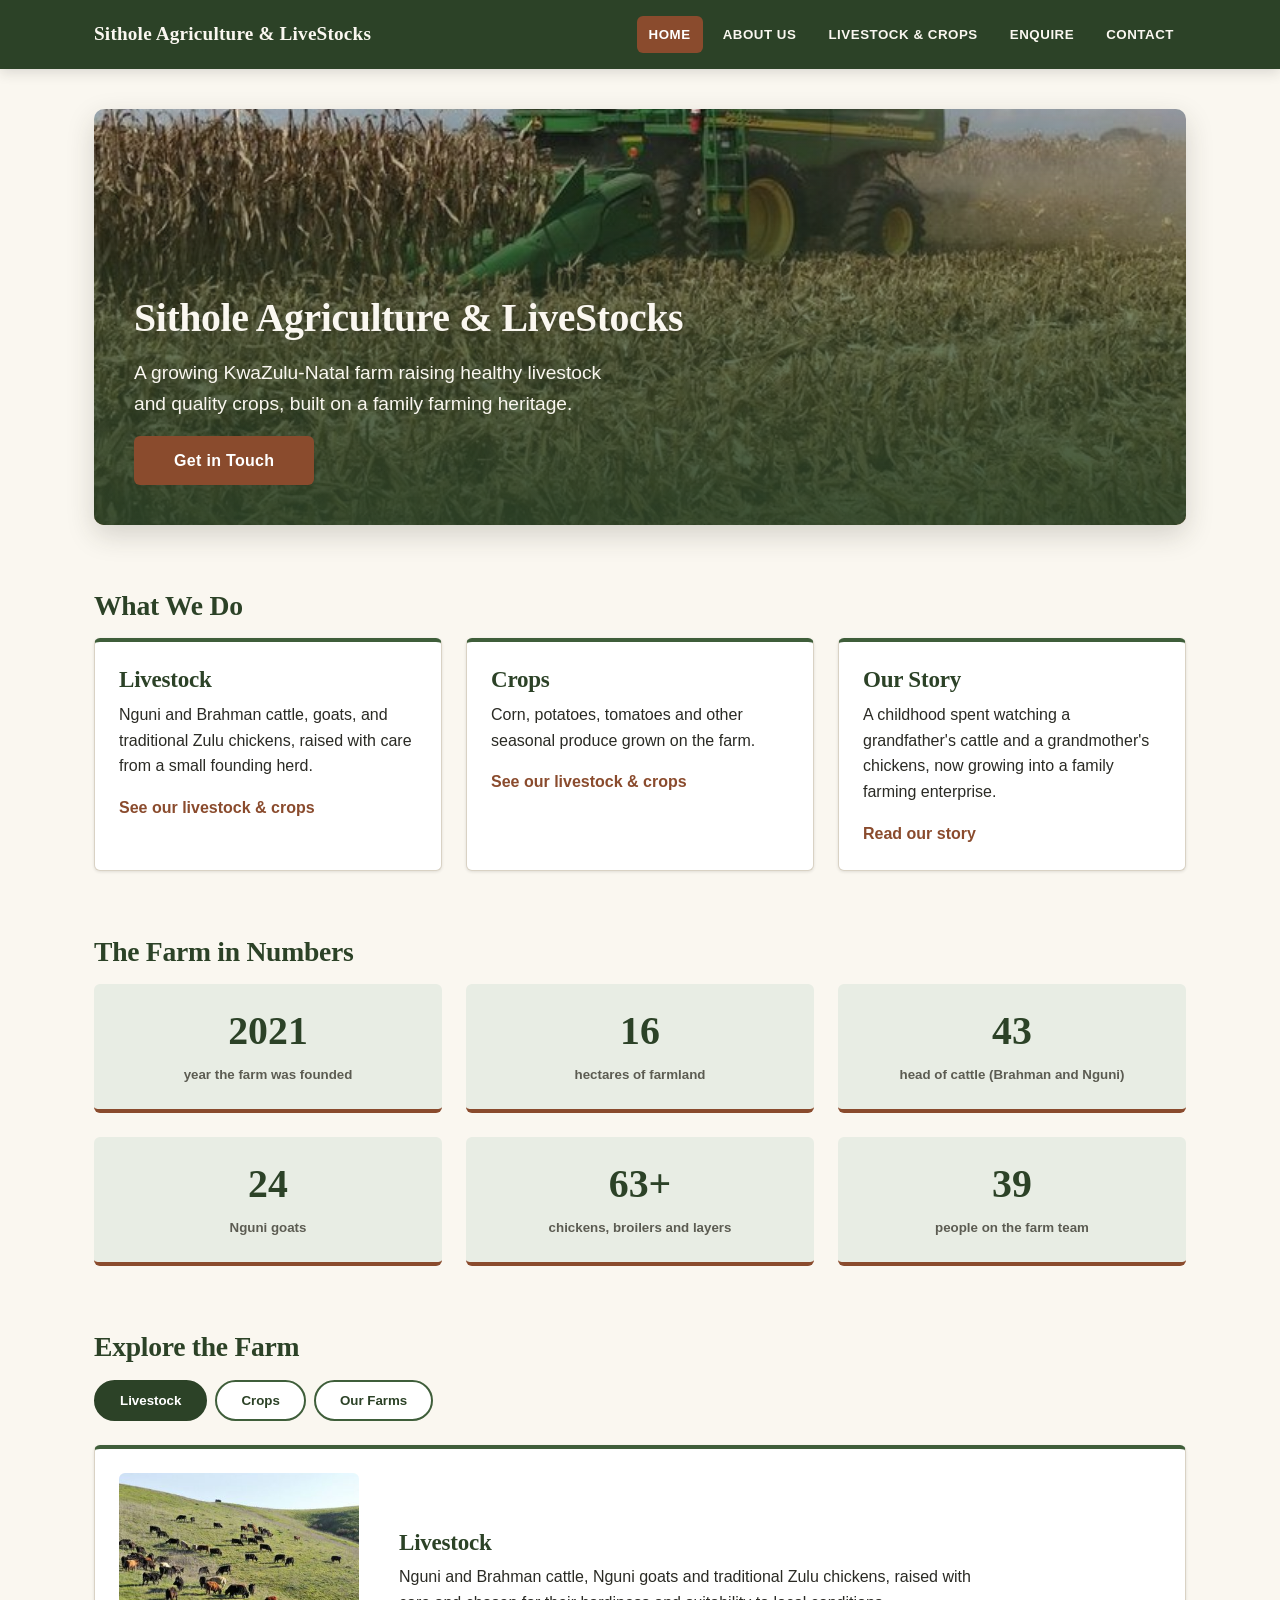
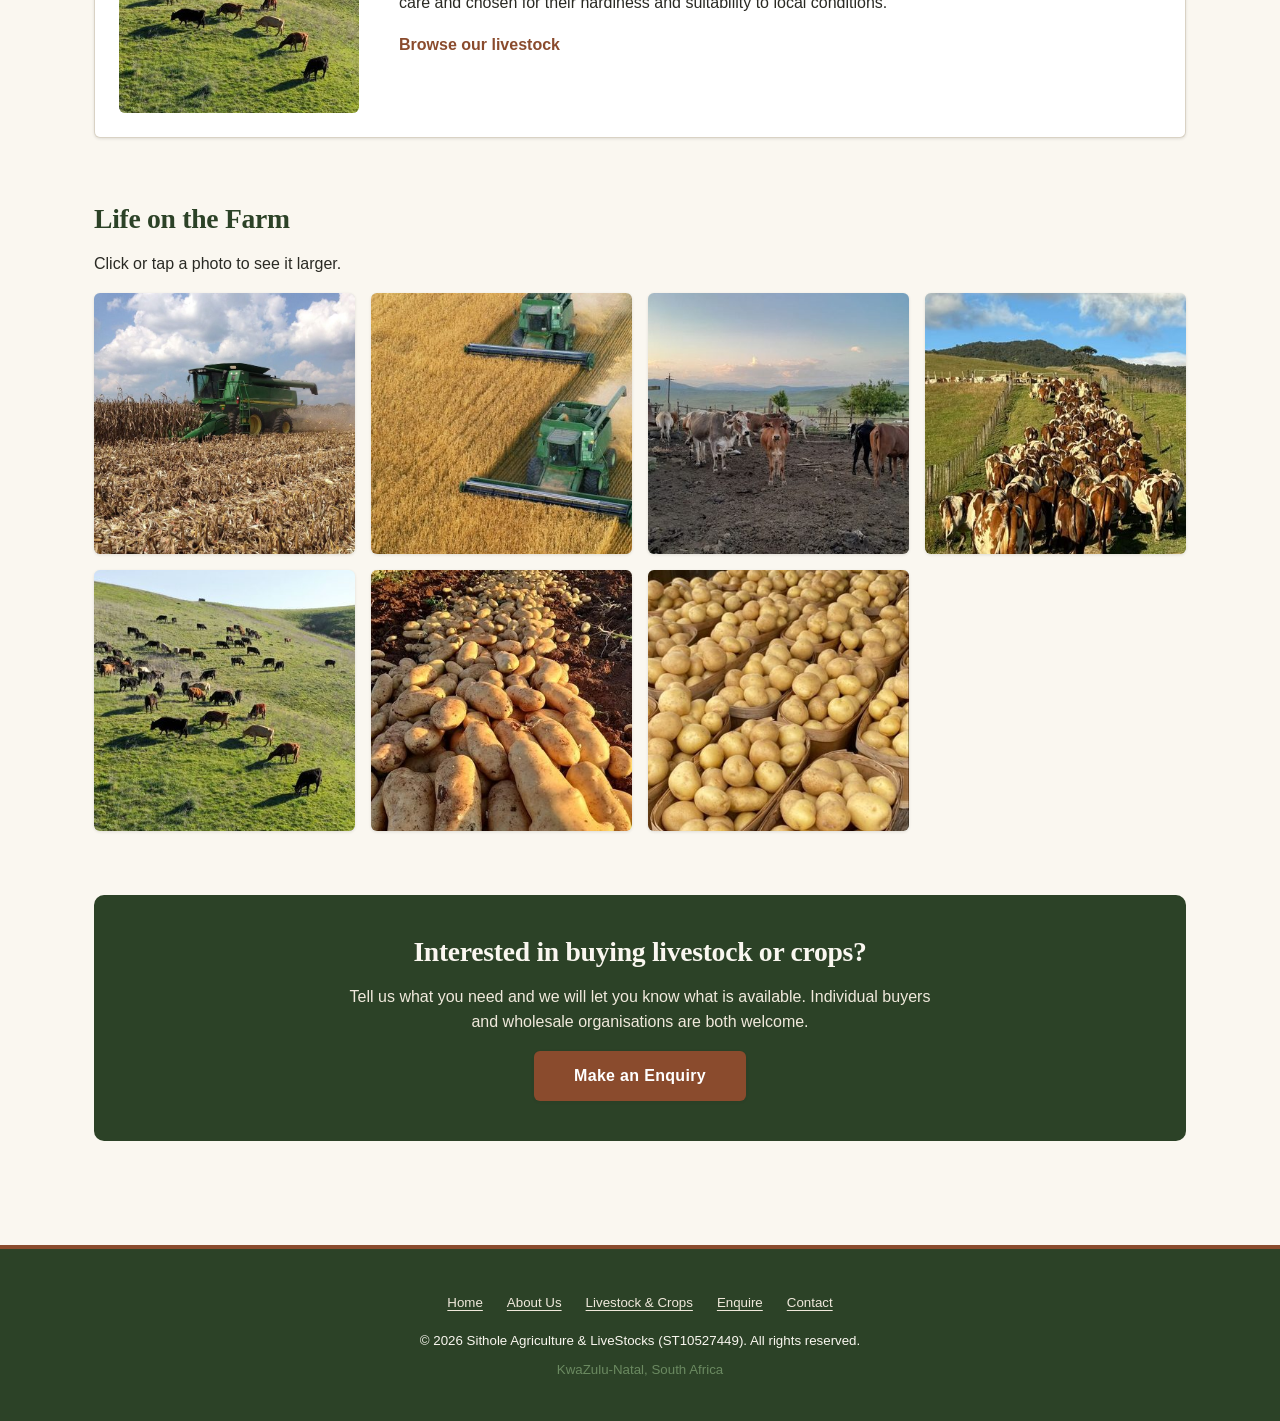
<file: index.html>
<!DOCTYPE html>
<html lang="en-ZA">
<head>
  <meta charset="UTF-8">
  <meta name="viewport" content="width=device-width, initial-scale=1.0">
  <title>Sithole Agriculture &amp; LiveStocks | KZN Livestock, Crops</title>
  <meta name="description" content="Sithole Agriculture &amp; LiveStocks is a KwaZulu-Natal farm raising Nguni and Brahman cattle, goats and Zulu chickens, and growing corn, potatoes and tomatoes.">
  <meta name="keywords" content="KwaZulu-Natal farm, Nguni cattle, Brahman cattle, Nguni goats, Zulu chickens, buy livestock KZN, maize, potatoes, farm produce Limehill, Bergville farm">
  <meta name="author" content="Njabulo Sithole">
  <meta name="robots" content="index, follow">
  <meta name="theme-color" content="#2C4227">
  <link rel="canonical" href="https://sithole-agriculture.netlify.app/">

  <meta property="og:type" content="website">
  <meta property="og:site_name" content="Sithole Agriculture &amp; LiveStocks">
  <meta property="og:title" content="Sithole Agriculture &amp; LiveStocks | KZN Livestock, Crops">
  <meta property="og:description" content="Sithole Agriculture &amp; LiveStocks is a KwaZulu-Natal farm raising Nguni and Brahman cattle, goats and Zulu chickens, and growing corn, potatoes and tomatoes.">
  <meta property="og:url" content="https://sithole-agriculture.netlify.app/">
  <meta property="og:image" content="https://sithole-agriculture.netlify.app/images/cattle-herd.jpg">
  <meta property="og:locale" content="en_ZA">
  <meta name="twitter:card" content="summary_large_image">

  <link rel="icon" href="images/favicon.svg" type="image/svg+xml">
  <link rel="stylesheet" href="css/style.css">
  <script type="application/ld+json">
  {
    "@context": "https://schema.org",
    "@type": "LocalBusiness",
    "name": "Sithole Agriculture & LiveStocks",
    "url": "https://sithole-agriculture.netlify.app/",
    "description": "A family-founded KwaZulu-Natal farm raising Nguni and Brahman cattle, Nguni goats and traditional Zulu chickens, and growing corn, potatoes and tomatoes.",
    "email": "mondisetech@gmail.com",
    "areaServed": {"@type": "State", "name": "KwaZulu-Natal"},
    "location": [
      {"@type": "Place", "name": "Sithole Agriculture & LiveStocks - Mnambithi, Limehill",
        "telephone": "+27604027620",
        "address": {"@type": "PostalAddress", "addressLocality": "Limehill", "addressRegion": "KwaZulu-Natal", "addressCountry": "ZA"}},
      {"@type": "Place", "name": "Sithole Agriculture & LiveStocks - Bergville",
        "telephone": "+27836686689",
        "address": {"@type": "PostalAddress", "addressLocality": "Bergville", "addressRegion": "KwaZulu-Natal", "addressCountry": "ZA"}}
    ]
  }
  </script>
  <script>document.documentElement.classList.add('js');</script>
</head>
<body>

  <a href="#main-content" class="skip-link">Skip to main content</a>

  <header class="site-header">
    <div class="site-header__inner">
      <p class="branding"><a href="index.html">Sithole Agriculture &amp; LiveStocks</a></p>
      <nav class="site-nav" aria-label="Main navigation">
        <ul>
          <li><a href="index.html" aria-current="page">Home</a></li>
          <li><a href="about.html">About Us</a></li>
          <li><a href="products.html">Livestock &amp; Crops</a></li>
          <li><a href="enquiry.html">Enquire</a></li>
          <li><a href="contact.html">Contact</a></li>
        </ul>
      </nav>
    </div>
  </header>

  <main id="main-content">

    <section class="hero">
      <img
        class="hero__image"
        src="images/corn-harvest-hero.jpg"
        srcset="images/corn-harvest-hero-360w.jpg 360w,
                images/corn-harvest-hero-540w.jpg 540w,
                images/corn-harvest-hero-720w.jpg 720w"
        sizes="100vw"
        width="736" height="981" fetchpriority="high"
        alt="Maize crop being harvested on the Sithole Agriculture and LiveStocks farm">
      <div class="hero__content">
        <h1>Sithole Agriculture &amp; LiveStocks</h1>
        <p>A growing KwaZulu-Natal farm raising healthy livestock and quality crops, built on a family farming heritage.</p>
        <p><a href="enquiry.html" class="cta-button">Get in Touch</a></p>
      </div>
    </section>

    <section class="highlights">
      <h2>What We Do</h2>

      <div class="highlights__grid">

        <article class="card">
          <h3>Livestock</h3>
          <p>Nguni and Brahman cattle, goats, and traditional Zulu chickens, raised with care from a small founding herd.</p>
          <p><a href="products.html" class="text-link">See our livestock &amp; crops</a></p>
        </article>

        <article class="card">
          <h3>Crops</h3>
          <p>Corn, potatoes, tomatoes and other seasonal produce grown on the farm.</p>
          <p><a href="products.html" class="text-link">See our livestock &amp; crops</a></p>
        </article>

        <article class="card">
          <h3>Our Story</h3>
          <p>A childhood spent watching a grandfather's cattle and a grandmother's chickens, now growing into a family farming enterprise.</p>
          <p><a href="about.html" class="text-link">Read our story</a></p>
        </article>

      </div>
    </section>

    <section class="farm-stats reveal" aria-labelledby="stats-heading">
      <h2 id="stats-heading">The Farm in Numbers</h2>
      <ul class="stats-grid">
        <li class="stat"><span class="stat__number">2021</span><span class="stat__label">year the farm was founded</span></li>
        <li class="stat"><span class="stat__number" data-count-to="20" data-suffix="">20</span><span class="stat__label">hectares of farmland</span></li>
        <li class="stat"><span class="stat__number" data-count-to="55" data-suffix="">55</span><span class="stat__label">head of cattle (Brahman and Nguni)</span></li>
        <li class="stat"><span class="stat__number" data-count-to="30" data-suffix="">30</span><span class="stat__label">Nguni goats</span></li>
        <li class="stat"><span class="stat__number" data-count-to="80" data-suffix="+">80+</span><span class="stat__label">chickens, broilers and layers</span></li>
        <li class="stat"><span class="stat__number" data-count-to="50" data-suffix="">50</span><span class="stat__label">people on the farm team</span></li>
      </ul>
    </section>

    <section class="explore reveal" aria-labelledby="explore-heading">
      <h2 id="explore-heading">Explore the Farm</h2>
      <div class="tabs" data-tabs>
        <div role="tablist" aria-label="Explore the farm">
          <button type="button" role="tab" id="tab-livestock" aria-controls="panel-livestock" aria-selected="true" tabindex="0">Livestock</button>
          <button type="button" role="tab" id="tab-crops" aria-controls="panel-crops" aria-selected="false" tabindex="-1">Crops</button>
          <button type="button" role="tab" id="tab-farms" aria-controls="panel-farms" aria-selected="false" tabindex="-1">Our Farms</button>
        </div>
        <div class="tab-panel" role="tabpanel" id="panel-livestock" aria-labelledby="tab-livestock">
          <img src="images/cattle-grazing-540w.jpg" srcset="images/cattle-grazing-360w.jpg 360w, images/cattle-grazing-540w.jpg 540w, images/cattle-grazing-720w.jpg 720w" sizes="(max-width: 640px) 70vw, 18rem" alt="Cattle grazing on a green hillside" width="736" height="920" loading="lazy">
          <div>
            <h3>Livestock</h3>
            <p>Nguni and Brahman cattle, Nguni goats and traditional Zulu chickens, raised with care and chosen for their hardiness and suitability to local conditions.</p>
            <p><a class="text-link" href="products.html?category=livestock#catalogue">Browse our livestock</a></p>
          </div>
        </div>
        <div class="tab-panel" role="tabpanel" id="panel-crops" aria-labelledby="tab-crops">
          <img src="images/potato-rows-540w.jpg" srcset="images/potato-rows-360w.jpg 360w, images/potato-rows-540w.jpg 540w, images/potato-rows-720w.jpg 720w" sizes="(max-width: 640px) 70vw, 18rem" alt="Freshly dug potatoes lying in the rows of a field" width="720" height="960" loading="lazy">
          <div>
            <h3>Crops</h3>
            <p>Corn, potatoes and tomatoes grown on our fertile KwaZulu-Natal land, with other seasonal produce through the year.</p>
            <p><a class="text-link" href="products.html?category=crops#catalogue">Browse our crops</a></p>
          </div>
        </div>
        <div class="tab-panel" role="tabpanel" id="panel-farms" aria-labelledby="tab-farms">
          <img src="images/esibayeni-kraal-540w.jpg" srcset="images/esibayeni-kraal-360w.jpg 360w, images/esibayeni-kraal-540w.jpg 540w, images/esibayeni-kraal-720w.jpg 720w" sizes="(max-width: 640px) 70vw, 18rem" alt="Esibayeni, the cattle kraal at the Sithole family farm, with hills behind" width="736" height="981" loading="lazy">
          <div>
            <h3>Our Farms</h3>
            <p>We farm at two locations in KwaZulu-Natal: Mnambithi, Limehill and Bergville. Find both on the map and call the farm closest to you.</p>
            <p><a class="text-link" href="contact.html#find-us">Find our farms</a></p>
          </div>
        </div>
      </div>
    </section>

    <section class="gallery reveal" aria-labelledby="gallery-heading">
      <h2 id="gallery-heading">Life on the Farm</h2>
      <p>Click or tap a photo to see it larger.</p>
      <div class="gallery__grid">
        <a class="gallery__item" href="images/corn-harvest-hero.jpg" data-lightbox="farm-gallery" data-caption="Maize harvest">
          <img src="images/corn-harvest-hero-540w.jpg" srcset="images/corn-harvest-hero-360w.jpg 360w, images/corn-harvest-hero-540w.jpg 540w, images/corn-harvest-hero-720w.jpg 720w" sizes="(max-width: 640px) 50vw, (max-width: 1024px) 33vw, 20vw" alt="Combine harvester cutting maize on the Sithole Agriculture and LiveStocks farm" width="736" height="981" loading="lazy">
          <span class="gallery__caption">Maize harvest</span>
        </a>
        <a class="gallery__item" href="images/corn-harvest.jpg" data-lightbox="farm-gallery" data-caption="Harvest in full swing">
          <img src="images/corn-harvest-540w.jpg" srcset="images/corn-harvest-360w.jpg 360w, images/corn-harvest-540w.jpg 540w, images/corn-harvest-720w.jpg 720w" sizes="(max-width: 640px) 50vw, (max-width: 1024px) 33vw, 20vw" alt="Four combine harvesters cutting a golden field in a line" width="720" height="1280" loading="lazy">
          <span class="gallery__caption">Harvest in full swing</span>
        </a>
        <a class="gallery__item" href="images/esibayeni-kraal.jpg" data-lightbox="farm-gallery" data-caption="Esibayeni, our cattle kraal">
          <img src="images/esibayeni-kraal-540w.jpg" srcset="images/esibayeni-kraal-360w.jpg 360w, images/esibayeni-kraal-540w.jpg 540w, images/esibayeni-kraal-720w.jpg 720w" sizes="(max-width: 640px) 50vw, (max-width: 1024px) 33vw, 20vw" alt="Esibayeni, the cattle kraal at the Sithole family farm, with hills behind" width="736" height="981" loading="lazy">
          <span class="gallery__caption">Esibayeni, our cattle kraal</span>
        </a>
        <a class="gallery__item" href="images/cattle-herd.jpg" data-lightbox="farm-gallery" data-caption="The herd on the move">
          <img src="images/cattle-herd-540w.jpg" srcset="images/cattle-herd-360w.jpg 360w, images/cattle-herd-540w.jpg 540w, images/cattle-herd-720w.jpg 720w" sizes="(max-width: 640px) 50vw, (max-width: 1024px) 33vw, 20vw" alt="A herd of brown and white cattle walking along a fenced path on the farm" width="736" height="981" loading="lazy">
          <span class="gallery__caption">The herd on the move</span>
        </a>
        <a class="gallery__item" href="images/cattle-grazing.jpg" data-lightbox="farm-gallery" data-caption="Grazing on the hillside">
          <img src="images/cattle-grazing-540w.jpg" srcset="images/cattle-grazing-360w.jpg 360w, images/cattle-grazing-540w.jpg 540w, images/cattle-grazing-720w.jpg 720w" sizes="(max-width: 640px) 50vw, (max-width: 1024px) 33vw, 20vw" alt="Cattle grazing on a green hillside" width="736" height="920" loading="lazy">
          <span class="gallery__caption">Grazing on the hillside</span>
        </a>
        <a class="gallery__item" href="images/potato-rows.jpg" data-lightbox="farm-gallery" data-caption="Potatoes freshly dug">
          <img src="images/potato-rows-540w.jpg" srcset="images/potato-rows-360w.jpg 360w, images/potato-rows-540w.jpg 540w, images/potato-rows-720w.jpg 720w" sizes="(max-width: 640px) 50vw, (max-width: 1024px) 33vw, 20vw" alt="Freshly dug potatoes lying in the rows of a field" width="720" height="960" loading="lazy">
          <span class="gallery__caption">Potatoes freshly dug</span>
        </a>
        <a class="gallery__item" href="images/potatoes.jpg" data-lightbox="farm-gallery" data-caption="Potatoes ready for sale">
          <img src="images/potatoes-540w.jpg" srcset="images/potatoes-360w.jpg 360w, images/potatoes-540w.jpg 540w" sizes="(max-width: 640px) 50vw, (max-width: 1024px) 33vw, 20vw" alt="Potatoes piled in baskets and bins, ready for sale" width="684" height="1200" loading="lazy">
          <span class="gallery__caption">Potatoes ready for sale</span>
        </a>
      </div>
    </section>

    <section class="cta-band reveal">
      <h2>Interested in buying livestock or crops?</h2>
      <p>Tell us what you need and we will let you know what is available. Individual buyers and wholesale organisations are both welcome.</p>
      <p><a href="enquiry.html" class="cta-button">Make an Enquiry</a></p>
    </section>

  </main>

  <footer class="site-footer">
    <nav class="footer-nav" aria-label="Footer navigation">
      <ul>
        <li><a href="index.html">Home</a></li>
        <li><a href="about.html">About Us</a></li>
        <li><a href="products.html">Livestock &amp; Crops</a></li>
        <li><a href="enquiry.html">Enquire</a></li>
        <li><a href="contact.html">Contact</a></li>
      </ul>
    </nav>
    <p>&copy; 2026 Sithole Agriculture &amp; LiveStocks (ST10527449). All rights reserved.</p>
    <p>KwaZulu-Natal, South Africa</p>
  </footer>

  <script src="js/farm-data.js" defer></script>
  <script src="js/script.js" defer></script>
  <script src="js/lightbox.js" defer></script>
</body>
</html>
</file>
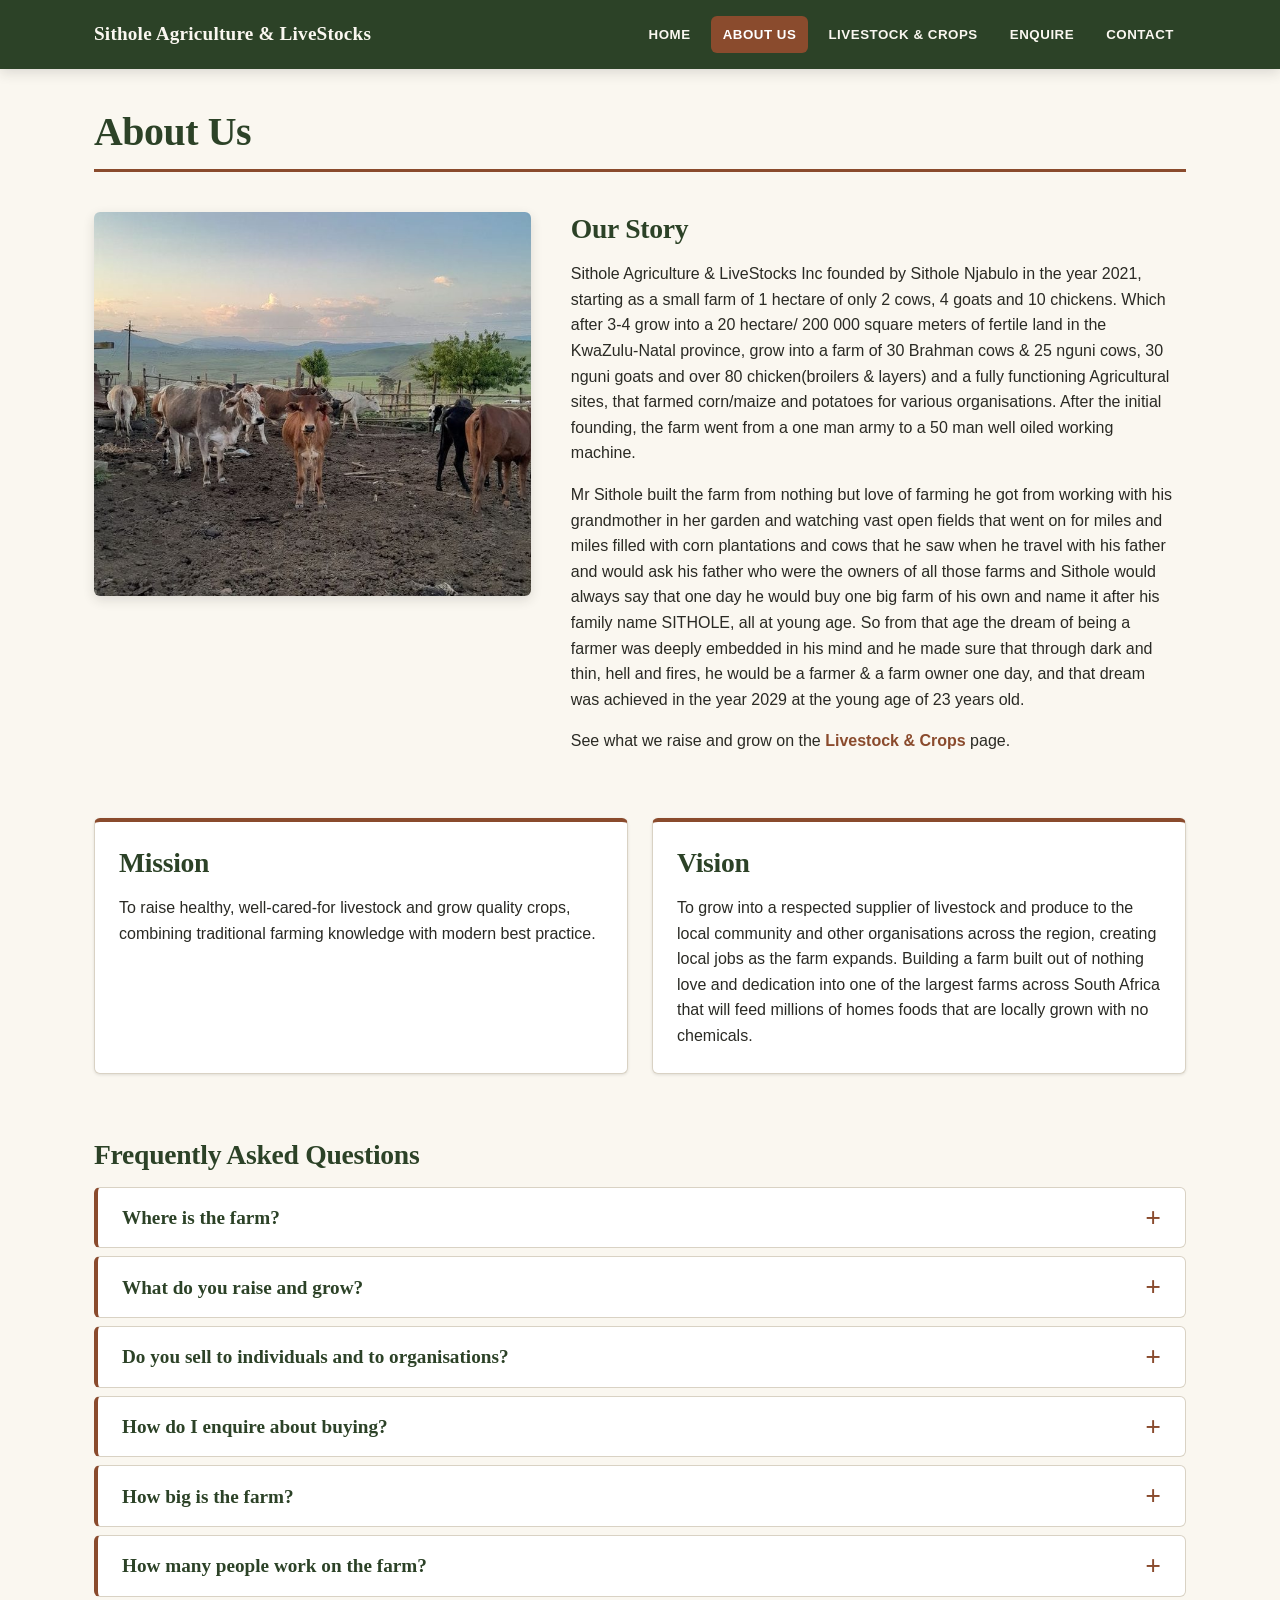
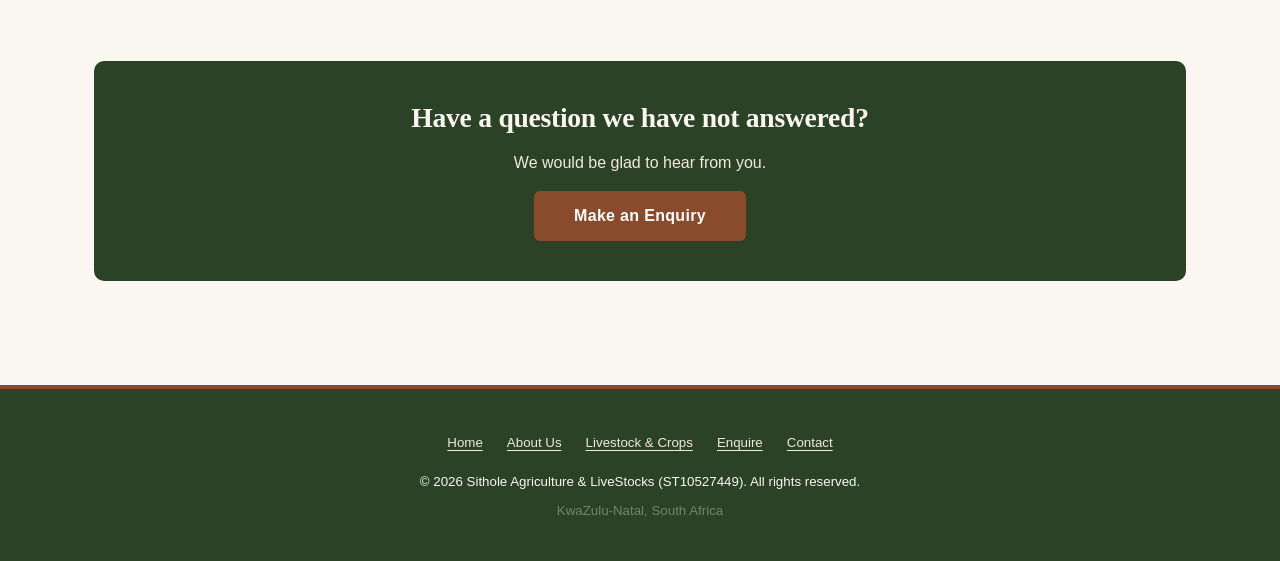
<file: about.html>
<!DOCTYPE html>
<html lang="en-ZA">
<head>
  <meta charset="UTF-8">
  <meta name="viewport" content="width=device-width, initial-scale=1.0">
  <title>About Us | Sithole Agriculture, KwaZulu-Natal Farm</title>
  <meta name="description" content="The story, mission and vision behind Sithole Agriculture &amp; LiveStocks, a family-founded KwaZulu-Natal farm, plus answers to common questions about buying.">
  <meta name="keywords" content="about Sithole Agriculture, family farm KwaZulu-Natal, farm story, Nguni cattle farm, mission and vision, farm FAQ, Limehill Bergville">
  <meta name="author" content="Njabulo Sithole">
  <meta name="robots" content="index, follow">
  <meta name="theme-color" content="#2C4227">
  <link rel="canonical" href="https://sithole-agriculture.netlify.app/about.html">

  <!-- Open Graph + Twitter: control how the page looks when shared on social media -->
  <meta property="og:type" content="website">
  <meta property="og:site_name" content="Sithole Agriculture &amp; LiveStocks">
  <meta property="og:title" content="About Us | Sithole Agriculture, KwaZulu-Natal Farm">
  <meta property="og:description" content="The story, mission and vision behind Sithole Agriculture &amp; LiveStocks, a family-founded KwaZulu-Natal farm, plus answers to common questions about buying.">
  <meta property="og:url" content="https://sithole-agriculture.netlify.app/about.html">
  <meta property="og:image" content="https://sithole-agriculture.netlify.app/images/cattle-herd.jpg">
  <meta property="og:locale" content="en_ZA">
  <meta name="twitter:card" content="summary_large_image">

  <link rel="icon" href="images/favicon.svg" type="image/svg+xml">
  <link rel="stylesheet" href="css/style.css">
  <!-- Marks the page as JavaScript-capable so CSS can enable tabs and the accordion; without JS everything stays visible -->
  <script>document.documentElement.classList.add('js');</script>
</head>
<body>

  <a href="#main-content" class="skip-link">Skip to main content</a>

  <header class="site-header">
    <div class="site-header__inner">
      <p class="branding"><a href="index.html">Sithole Agriculture &amp; LiveStocks</a></p>
      <nav class="site-nav" aria-label="Main navigation">
        <ul>
          <li><a href="index.html">Home</a></li>
          <li><a href="about.html" aria-current="page">About Us</a></li>
          <li><a href="products.html">Livestock &amp; Crops</a></li>
          <li><a href="enquiry.html">Enquire</a></li>
          <li><a href="contact.html">Contact</a></li>
        </ul>
      </nav>
    </div>
  </header>

  <main id="main-content">

    <h1 class="page-title">About Us</h1>

    <section class="our-story media-section">
      <img
        class="media-section__image"
        src="images/esibayeni-kraal.jpg"
        srcset="images/esibayeni-kraal-360w.jpg 360w,
                images/esibayeni-kraal-540w.jpg 540w,
                images/esibayeni-kraal-720w.jpg 720w"
        sizes="(max-width: 640px) 100vw, 45vw"
        width="736" height="981" loading="lazy"
        alt="Esibayeni, the cattle kraal at the Sithole family farm">
      <div class="media-section__text">
        <h2>Our Story</h2>
        <p>Sithole Agriculture &amp; LiveStocks Inc founded by Sithole Njabulo in the year 2021, starting as a small farm of 1 hectare of only 2 cows, 4 goats and 10 chickens.
          Which after 3-4 grow into a 20 hectare/ 200 000 square meters of fertile land in the KwaZulu-Natal province, grow into a farm of 30 Brahman cows &amp; 25 nguni cows,
          30 nguni goats and over 80 chicken(broilers &amp; layers) and a fully functioning Agricultural sites, that farmed corn/maize and potatoes
          for various organisations. After the initial founding, the farm went from a one man army to a 50 man well oiled working machine.
        </p>

        <p>Mr Sithole built the farm from nothing but love of farming he got from working with his grandmother in her garden and watching vast open fields that went on for miles
          and miles filled with corn plantations and cows that he saw when he travel with his father and would ask his father who were the owners of all those farms and Sithole would always say that one day he would buy one big farm of his own
          and name it after his family name SITHOLE, all at young age. So from that age the dream of being a farmer was deeply embedded in his mind and he made sure that
          through dark and thin, hell and fires, he would be a farmer &amp; a farm owner one day, and that dream was achieved in the year 2029 at the young age of 23 years old.
        </p>

        <p>See what we raise and grow on the <a class="text-link" href="products.html">Livestock &amp; Crops</a> page.</p>
      </div>
    </section>

    <section class="mission-vision">
      <div class="mission-vision__grid">
        <article class="panel">
          <h2>Mission</h2>
          <p>To raise healthy, well-cared-for livestock and grow quality crops, combining traditional farming knowledge with modern best practice.</p>
        </article>

        <article class="panel">
          <h2>Vision</h2>
          <p>To grow into a respected supplier of livestock and produce to the local community and other organisations across the region,
            creating local jobs as the farm expands. Building a farm built out of nothing love and dedication into one of the largest farms
            across South Africa that will feed millions of homes foods that are locally grown with no chemicals.
          </p>
        </article>
      </div>
    </section>

    <section class="faq reveal" aria-labelledby="faq-heading">
      <h2 id="faq-heading">Frequently Asked Questions</h2>
      <div class="accordion" data-accordion>
        <div class="accordion__item">
          <h3><button type="button" class="accordion__trigger" id="faq-btn-1" aria-expanded="false" aria-controls="faq-1">Where is the farm?</button></h3>
          <div class="accordion__panel" id="faq-1" role="region" aria-labelledby="faq-btn-1">
            <div class="accordion__inner"><p>We farm at two locations in KwaZulu-Natal: Mnambithi, Limehill and Bergville. See the <a class="text-link" href="contact.html#find-us">contact page</a> for the map and phone numbers.</p></div>
          </div>
        </div>
        <div class="accordion__item">
          <h3><button type="button" class="accordion__trigger" id="faq-btn-2" aria-expanded="false" aria-controls="faq-2">What do you raise and grow?</button></h3>
          <div class="accordion__panel" id="faq-2" role="region" aria-labelledby="faq-btn-2">
            <div class="accordion__inner"><p>We raise Nguni and Brahman cattle, Nguni goats and traditional Zulu chickens, and we grow corn, potatoes and tomatoes. Browse everything on the <a class="text-link" href="products.html">Livestock &amp; Crops</a> page.</p></div>
          </div>
        </div>
        <div class="accordion__item">
          <h3><button type="button" class="accordion__trigger" id="faq-btn-3" aria-expanded="false" aria-controls="faq-3">Do you sell to individuals and to organisations?</button></h3>
          <div class="accordion__panel" id="faq-3" role="region" aria-labelledby="faq-btn-3">
            <div class="accordion__inner"><p>Yes. Our <a class="text-link" href="enquiry.html">enquiry form</a> is for individual buyers and for wholesale organisations buying in bulk.</p></div>
          </div>
        </div>
        <div class="accordion__item">
          <h3><button type="button" class="accordion__trigger" id="faq-btn-4" aria-expanded="false" aria-controls="faq-4">How do I enquire about buying?</button></h3>
          <div class="accordion__panel" id="faq-4" role="region" aria-labelledby="faq-btn-4">
            <div class="accordion__inner"><p>Fill in the <a class="text-link" href="enquiry.html">enquiry form</a> with what you are interested in and how much you need. You will see straight away whether it is within what we have on the farm, and we will also receive your enquiry and reply to you.</p></div>
          </div>
        </div>
        <div class="accordion__item">
          <h3><button type="button" class="accordion__trigger" id="faq-btn-5" aria-expanded="false" aria-controls="faq-5">How big is the farm?</button></h3>
          <div class="accordion__panel" id="faq-5" role="region" aria-labelledby="faq-btn-5">
            <div class="accordion__inner"><p>The farm has grown from a 1-hectare start in 2021 to about 20 hectares (200 000 square metres) of land in KwaZulu-Natal.</p></div>
          </div>
        </div>
        <div class="accordion__item">
          <h3><button type="button" class="accordion__trigger" id="faq-btn-6" aria-expanded="false" aria-controls="faq-6">How many people work on the farm?</button></h3>
          <div class="accordion__panel" id="faq-6" role="region" aria-labelledby="faq-btn-6">
            <div class="accordion__inner"><p>The farm has grown from a one-person operation into a team of about 50 people.</p></div>
          </div>
        </div>
      </div>
    </section>

    <section class="cta-band reveal">
      <h2>Have a question we have not answered?</h2>
      <p>We would be glad to hear from you.</p>
      <p><a href="enquiry.html" class="cta-button">Make an Enquiry</a></p>
    </section>

  </main>

  <footer class="site-footer">
    <nav class="footer-nav" aria-label="Footer navigation">
      <ul>
        <li><a href="index.html">Home</a></li>
        <li><a href="about.html">About Us</a></li>
        <li><a href="products.html">Livestock &amp; Crops</a></li>
        <li><a href="enquiry.html">Enquire</a></li>
        <li><a href="contact.html">Contact</a></li>
      </ul>
    </nav>
    <p>&copy; 2026 Sithole Agriculture &amp; LiveStocks (ST10527449). All rights reserved.</p>
    <p>KwaZulu-Natal, South Africa</p>
  </footer>

  <script src="js/script.js" defer></script>
</body>
</html>
</file>
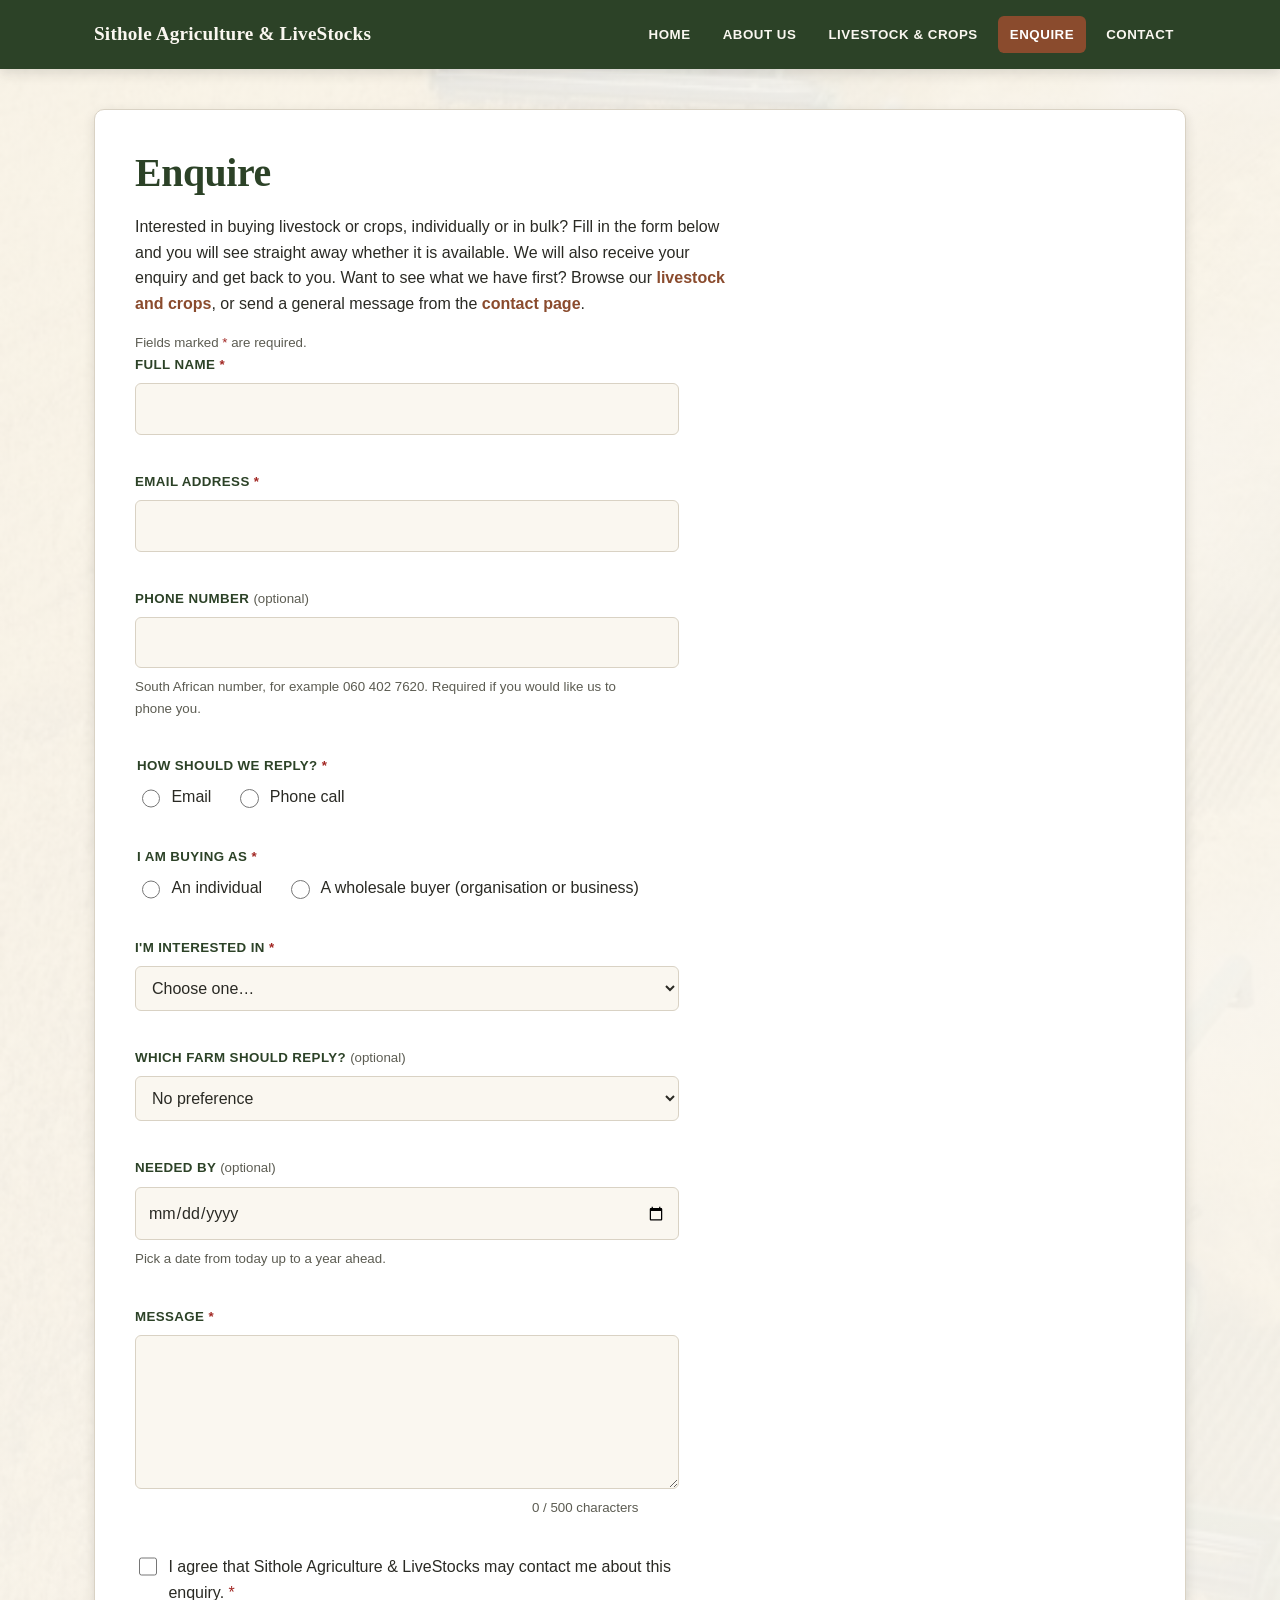
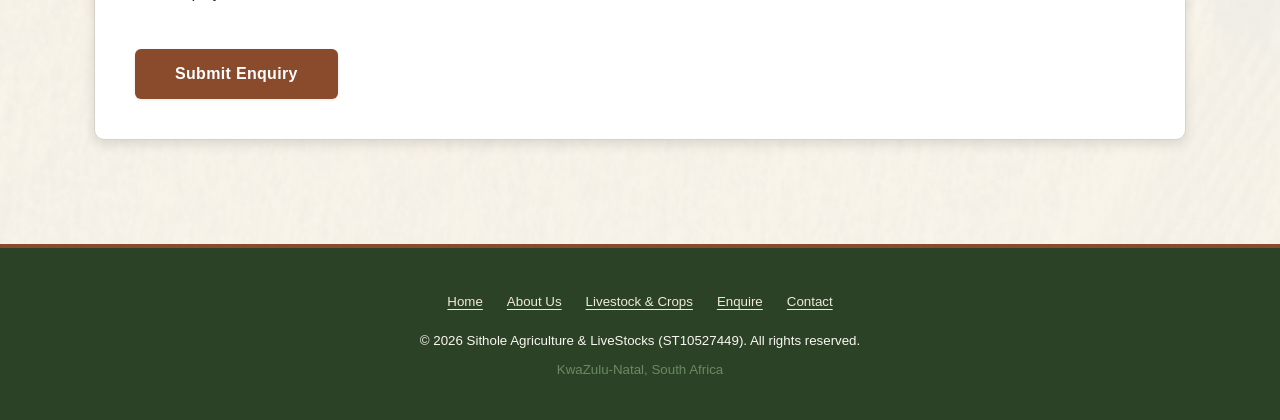
<file: enquiry.html>
<!DOCTYPE html>
<html lang="en-ZA">
<head>
  <meta charset="UTF-8">
  <meta name="viewport" content="width=device-width, initial-scale=1.0">
  <title>Enquire | Buy Livestock &amp; Crops in KwaZulu-Natal</title>
  <meta name="description" content="Enquire about buying Nguni and Brahman cattle, goats, chickens, corn, potatoes or tomatoes from our KwaZulu-Natal farm. See availability straight away.">
  <meta name="keywords" content="enquire livestock KwaZulu-Natal, buy cattle, buy goats, wholesale maize, buy potatoes, farm enquiry, Sithole Agriculture, livestock availability">
  <meta name="author" content="Njabulo Sithole">
  <meta name="robots" content="index, follow">
  <meta name="theme-color" content="#2C4227">
  <link rel="canonical" href="https://sithole-agriculture.netlify.app/enquiry.html">

  <meta property="og:type" content="website">
  <meta property="og:site_name" content="Sithole Agriculture &amp; LiveStocks">
  <meta property="og:title" content="Enquire | Buy Livestock &amp; Crops in KwaZulu-Natal">
  <meta property="og:description" content="Enquire about buying Nguni and Brahman cattle, goats, chickens, corn, potatoes or tomatoes from our KwaZulu-Natal farm. See availability straight away.">
  <meta property="og:url" content="https://sithole-agriculture.netlify.app/enquiry.html">
  <meta property="og:image" content="https://sithole-agriculture.netlify.app/images/cattle-herd.jpg">
  <meta property="og:locale" content="en_ZA">
  <meta name="twitter:card" content="summary_large_image">

  <link rel="icon" href="images/favicon.svg" type="image/svg+xml">
  <link rel="stylesheet" href="css/style.css">
  <script>document.documentElement.classList.add('js');</script>
</head>
<body class="has-page-background has-page-background--corn">

  <a href="#main-content" class="skip-link">Skip to main content</a>

  <header class="site-header">
    <div class="site-header__inner">
      <p class="branding"><a href="index.html">Sithole Agriculture &amp; LiveStocks</a></p>
      <nav class="site-nav" aria-label="Main navigation">
        <ul>
          <li><a href="index.html">Home</a></li>
          <li><a href="about.html">About Us</a></li>
          <li><a href="products.html">Livestock &amp; Crops</a></li>
          <li><a href="enquiry.html" aria-current="page">Enquire</a></li>
          <li><a href="contact.html">Contact</a></li>
        </ul>
      </nav>
    </div>
  </header>

  <main id="main-content">

    <div class="form-panel">

      <h1>Enquire</h1>
      <p>Interested in buying livestock or crops, individually or in bulk? Fill in the form below and you will see straight away whether it is available. We will also receive your enquiry and get back to you. Want to see what we have first? Browse our <a class="text-link" href="products.html#catalogue">livestock and crops</a>, or send a general message from the <a class="text-link" href="contact.html">contact page</a>.</p>

      <form id="enquiry-form" class="enquiry-form site-form" method="post"
            action="https://formsubmit.co/mondisetech@gmail.com"
            data-ajax-base="https://formsubmit.co/ajax/">
        <p class="field-hint">Fields marked <span class="required" aria-hidden="true">*</span> are required.</p>
        <div class="form-summary" role="alert" tabindex="-1" hidden></div>

        <input type="hidden" name="_subject" value="New enquiry from the Sithole Agriculture &amp; LiveStocks website">
        <input type="hidden" name="_template" value="table">
        <input type="hidden" name="_captcha" value="false">
        <div class="hp-field" aria-hidden="true">
          <label for="hp-field">Leave this field empty</label>
          <input type="text" id="hp-field" name="_honey" tabindex="-1" autocomplete="off">
        </div>

        <div class="form-row" data-field="name">
          <label for="enquiry-name">Full Name <span class="required" aria-hidden="true">*</span></label>
          <input type="text" id="enquiry-name" name="name" required autocomplete="name" maxlength="60" aria-describedby="enquiry-name-error">
          <p class="field-error" id="enquiry-name-error" data-error-for="name"></p>
        </div>

        <div class="form-row" data-field="email">
          <label for="enquiry-email">Email Address <span class="required" aria-hidden="true">*</span></label>
          <input type="email" id="enquiry-email" name="email" required autocomplete="email" maxlength="100" aria-describedby="enquiry-email-error">
          <p class="field-error" id="enquiry-email-error" data-error-for="email"></p>
        </div>

        <div class="form-row" data-field="phone">
          <label for="enquiry-phone">Phone Number <span class="field-hint">(optional)</span></label>
          <input type="tel" id="enquiry-phone" name="phone" autocomplete="tel" maxlength="20" inputmode="tel" aria-describedby="enquiry-phone-error enquiry-phone-hint">
          <p class="field-hint" id="enquiry-phone-hint">South African number, for example 060 402 7620. Required if you would like us to phone you.</p>
          <p class="field-error" id="enquiry-phone-error" data-error-for="phone"></p>
        </div>

        <fieldset class="form-row" data-field="contactMethod" aria-describedby="enquiry-contactMethod-error">
          <legend>How should we reply? <span class="required" aria-hidden="true">*</span></legend>
          <div class="choice-row">
            <label class="choice"><input type="radio" name="contactMethod" value="email" id="enquiry-contactMethod-email" required> Email</label>
            <label class="choice"><input type="radio" name="contactMethod" value="phone" id="enquiry-contactMethod-phone"> Phone call</label>
          </div>
          <p class="field-error" id="enquiry-contactMethod-error" data-error-for="contactMethod"></p>
        </fieldset>

        <fieldset class="form-row" data-field="buyerType" aria-describedby="enquiry-buyerType-error">
          <legend>I am buying as <span class="required" aria-hidden="true">*</span></legend>
          <div class="choice-row">
            <label class="choice"><input type="radio" name="buyerType" value="individual" id="enquiry-buyerType-individual" required> An individual</label>
            <label class="choice"><input type="radio" name="buyerType" value="wholesale" id="enquiry-buyerType-wholesale"> A wholesale buyer (organisation or business)</label>
          </div>
          <p class="field-error" id="enquiry-buyerType-error" data-error-for="buyerType"></p>
        </fieldset>

        <div class="form-row" data-field="interest">
          <label for="enquiry-interest">I'm interested in <span class="required" aria-hidden="true">*</span></label>
          <select id="enquiry-interest" name="interest" required aria-describedby="enquiry-interest-error">
            <option value="">Choose one&hellip;</option>
            <option value="livestock">Livestock</option>
            <option value="crops">Crops</option>
            <option value="both">Both</option>
            <option value="general">General enquiry</option>
          </select>
          <p class="field-error" id="enquiry-interest-error" data-error-for="interest"></p>
        </div>

        <div class="form-row" data-field="item">
          <label for="enquiry-item">What exactly? <span class="required" aria-hidden="true">*</span></label>
          <select id="enquiry-item" name="item" required aria-describedby="enquiry-item-error">
            <option value="">Choose&hellip;</option>
          </select>
          <p class="field-error" id="enquiry-item-error" data-error-for="item"></p>
        </div>

        <div class="form-row" data-field="quantity">
          <label for="enquiry-quantity"><span id="quantity-label-text">How many?</span> <span class="required" aria-hidden="true">*</span></label>
          <input type="number" id="enquiry-quantity" name="quantity" min="1" step="1" value="1" inputmode="numeric" aria-describedby="enquiry-quantity-error quantity-hint">
          <p class="field-hint" id="quantity-hint" aria-live="polite"></p>
          <p class="field-error" id="enquiry-quantity-error" data-error-for="quantity"></p>
        </div>
        <div class="form-row" data-field="farm">
          <label for="enquiry-farm">Which farm should reply? <span class="field-hint">(optional)</span></label>
          <select id="enquiry-farm" name="farm" aria-describedby="enquiry-farm-error">
            <option value="">No preference</option>
          </select>
          <p class="field-error" id="enquiry-farm-error" data-error-for="farm"></p>
        </div>

        <div class="form-row" data-field="neededBy">
          <label for="enquiry-date">Needed by <span class="field-hint">(optional)</span></label>
          <input type="date" id="enquiry-date" name="neededBy" aria-describedby="enquiry-date-error enquiry-date-hint">
          <p class="field-hint" id="enquiry-date-hint">Pick a date from today up to a year ahead.</p>
          <p class="field-error" id="enquiry-date-error" data-error-for="neededBy"></p>
        </div>

        <div class="form-row" data-field="message">
          <label for="enquiry-message">Message <span class="required" aria-hidden="true">*</span></label>
          <textarea id="enquiry-message" name="message" rows="5" required minlength="10" maxlength="500" aria-describedby="enquiry-message-error enquiry-message-count"></textarea>
          <p class="char-count" id="enquiry-message-count" data-count-for="enquiry-message" aria-live="polite"></p>
          <p class="field-error" id="enquiry-message-error" data-error-for="message"></p>
        </div>

        <div class="form-row" data-field="consent">
          <label class="choice choice--consent" for="enquiry-consent"><input type="checkbox" id="enquiry-consent" name="consent" value="yes" required aria-describedby="enquiry-consent-error"> <span>I agree that Sithole Agriculture &amp; LiveStocks may contact me about this enquiry. <span class="required" aria-hidden="true">*</span></span></label>
          <p class="field-error" id="enquiry-consent-error" data-error-for="consent"></p>
        </div>

        <div class="form-row form-row--actions">
          <button type="submit" class="cta-button">Submit Enquiry</button>
        </div>

      </form>

      <section id="enquiry-response" class="response-panel" aria-live="polite" hidden></section>

    </div>

  </main>

  <footer class="site-footer">
    <nav class="footer-nav" aria-label="Footer navigation">
      <ul>
        <li><a href="index.html">Home</a></li>
        <li><a href="about.html">About Us</a></li>
        <li><a href="products.html">Livestock &amp; Crops</a></li>
        <li><a href="enquiry.html">Enquire</a></li>
        <li><a href="contact.html">Contact</a></li>
      </ul>
    </nav>
    <p>&copy; 2026 Sithole Agriculture &amp; LiveStocks (ST10527449). All rights reserved.</p>
    <p>KwaZulu-Natal, South Africa</p>
  </footer>

  <script src="js/farm-data.js" defer></script>
  <script src="js/validation.js" defer></script>
  <script src="js/forms.js" defer></script>
  <script src="js/script.js" defer></script>
</body>
</html>
</file>
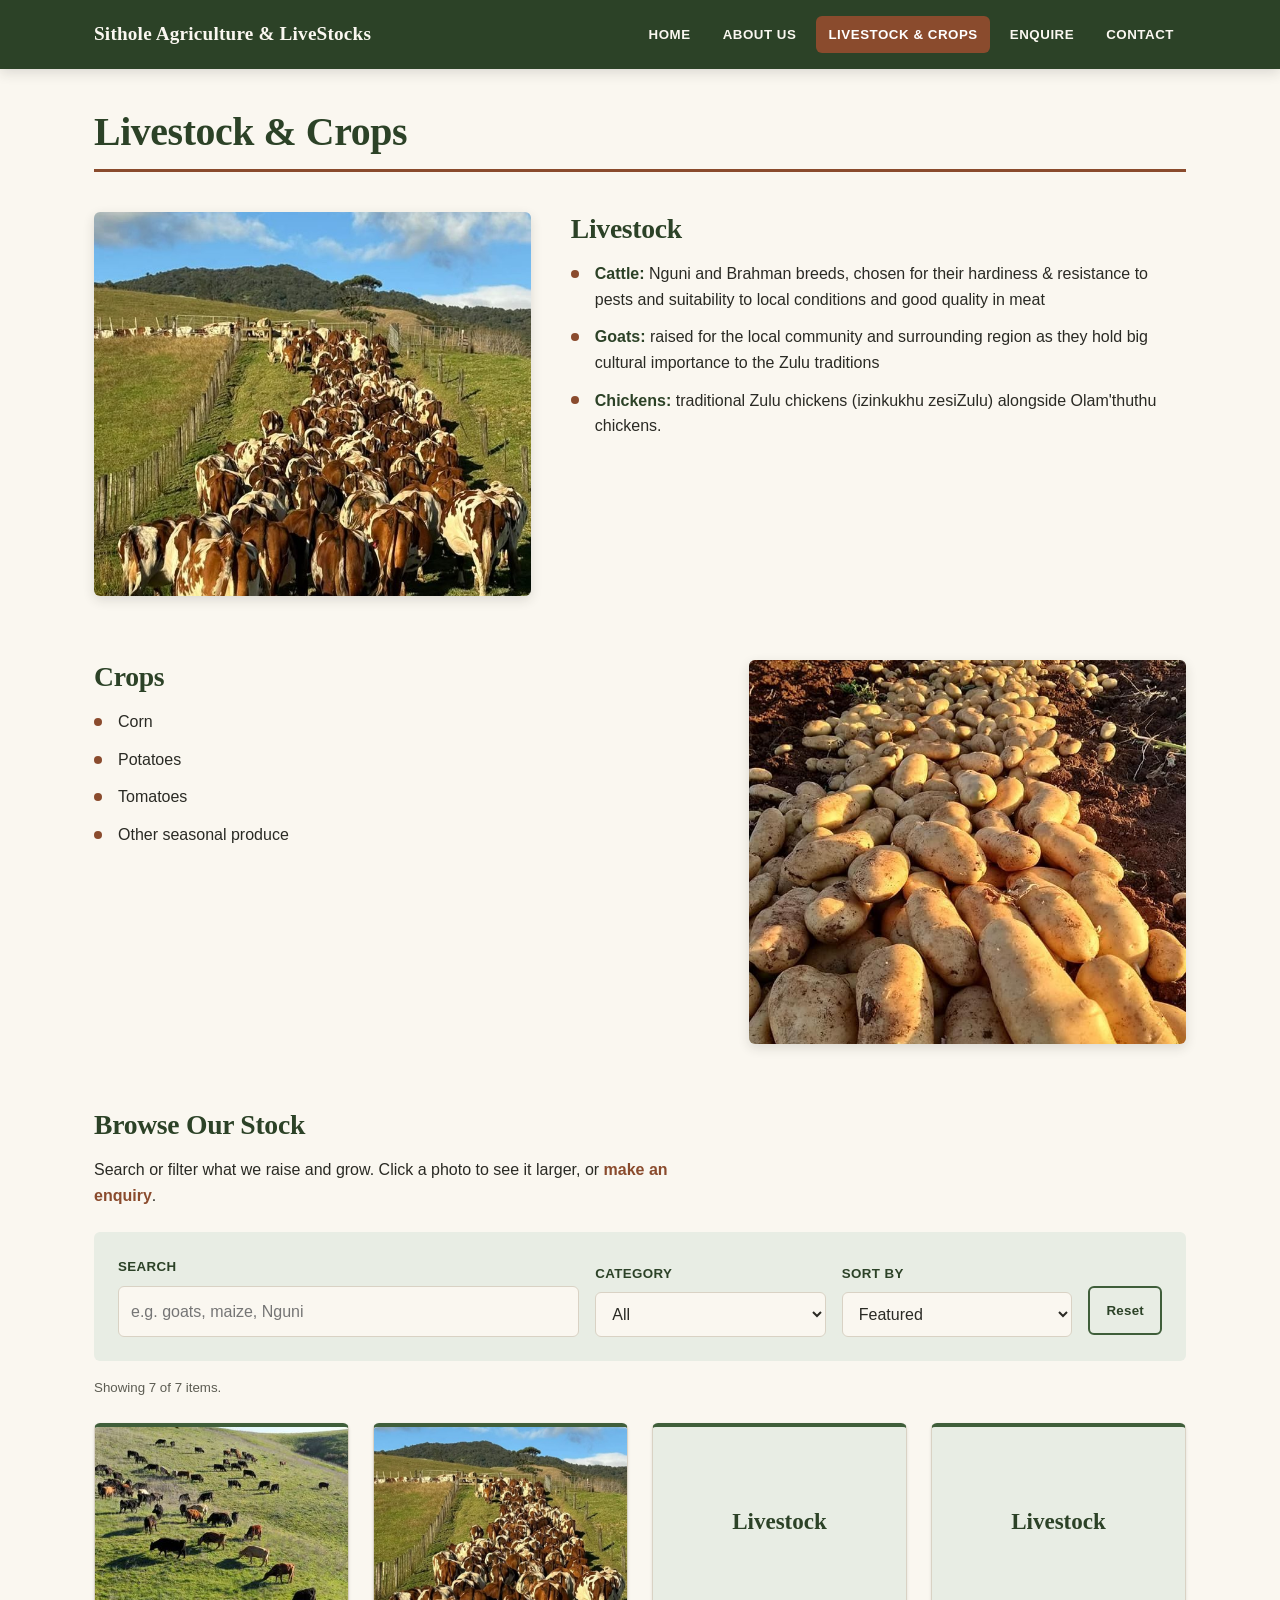
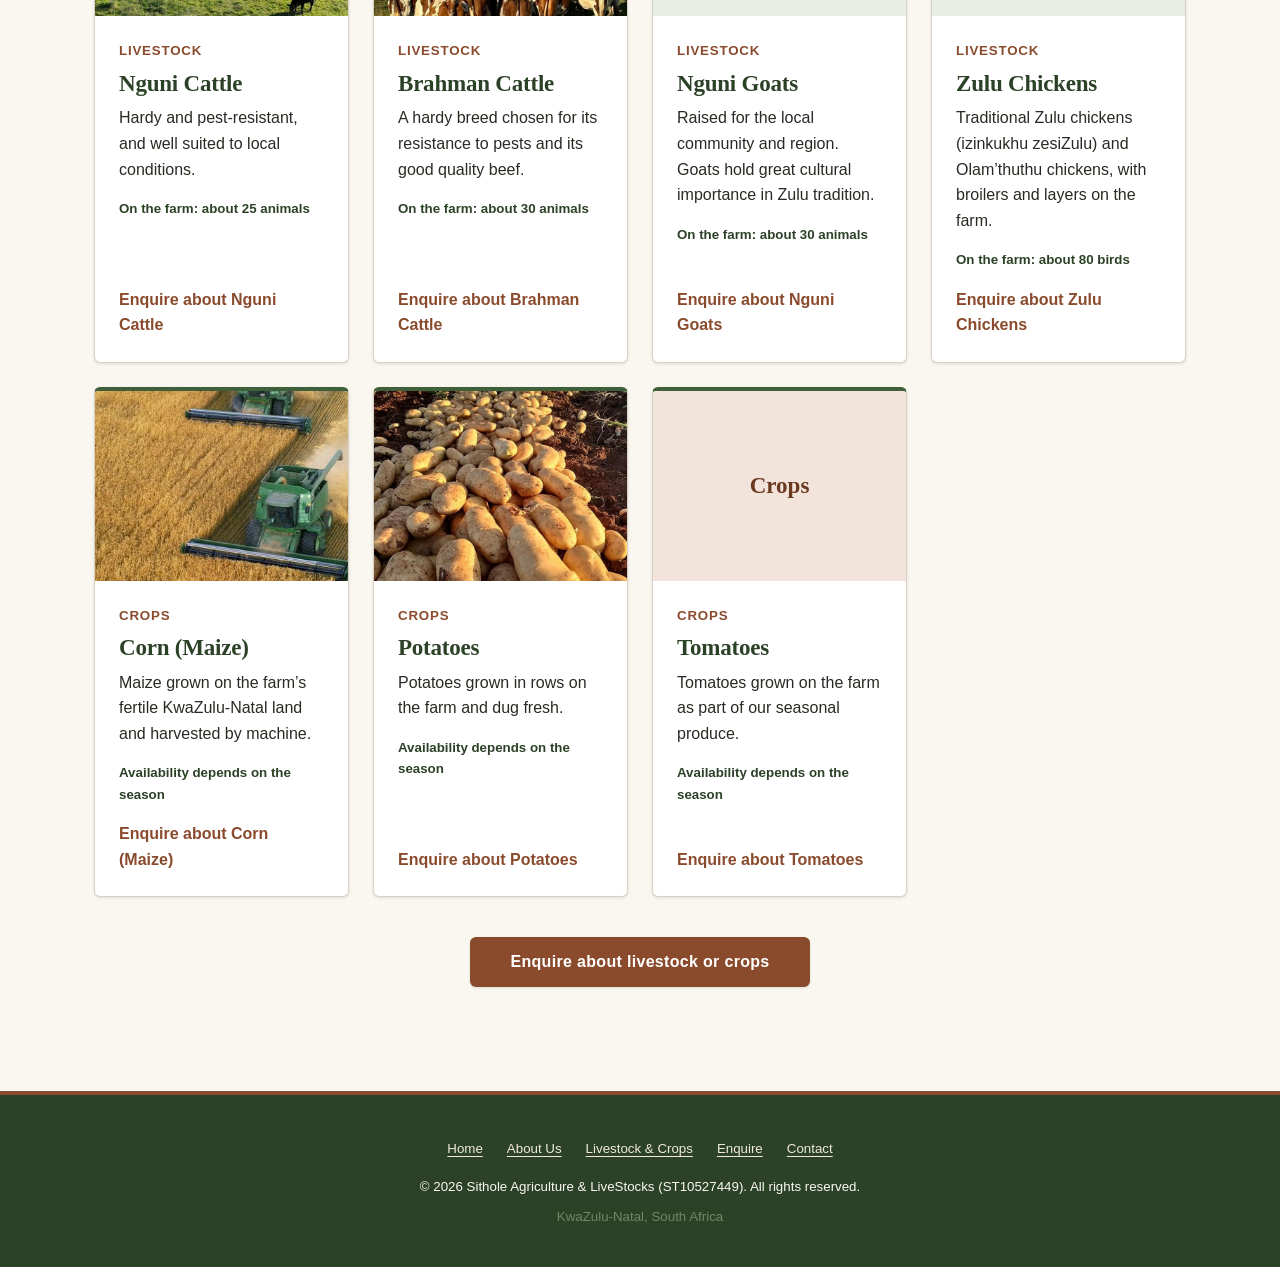
<file: products.html>
<!DOCTYPE html>
<html lang="en-ZA">
<head>
  <meta charset="UTF-8">
  <meta name="viewport" content="width=device-width, initial-scale=1.0">
  <title>Livestock &amp; Crops | Nguni Cattle, Goats, Maize, KZN</title>
  <meta name="description" content="Browse the Nguni and Brahman cattle, Nguni goats, Zulu chickens, corn, potatoes and tomatoes raised at Sithole Agriculture &amp; LiveStocks. Search and enquire.">
  <meta name="keywords" content="Nguni cattle for sale, Brahman cattle, Nguni goats, Zulu chickens, buy maize KZN, potatoes, tomatoes, livestock KwaZulu-Natal, farm produce">
  <meta name="author" content="Njabulo Sithole">
  <meta name="robots" content="index, follow">
  <meta name="theme-color" content="#2C4227">
  <link rel="canonical" href="https://sithole-agriculture.netlify.app/products.html">

  <meta property="og:type" content="website">
  <meta property="og:site_name" content="Sithole Agriculture &amp; LiveStocks">
  <meta property="og:title" content="Livestock &amp; Crops | Nguni Cattle, Goats, Maize, KZN">
  <meta property="og:description" content="Browse the Nguni and Brahman cattle, Nguni goats, Zulu chickens, corn, potatoes and tomatoes raised at Sithole Agriculture &amp; LiveStocks. Search and enquire.">
  <meta property="og:url" content="https://sithole-agriculture.netlify.app/products.html">
  <meta property="og:image" content="https://sithole-agriculture.netlify.app/images/cattle-herd.jpg">
  <meta property="og:locale" content="en_ZA">
  <meta name="twitter:card" content="summary_large_image">

  <link rel="icon" href="images/favicon.svg" type="image/svg+xml">
  <link rel="stylesheet" href="css/style.css">
  <script>document.documentElement.classList.add('js');</script>
</head>
<body>

  <a href="#main-content" class="skip-link">Skip to main content</a>

  <header class="site-header">
    <div class="site-header__inner">
      <p class="branding"><a href="index.html">Sithole Agriculture &amp; LiveStocks</a></p>
      <nav class="site-nav" aria-label="Main navigation">
        <ul>
          <li><a href="index.html">Home</a></li>
          <li><a href="about.html">About Us</a></li>
          <li><a href="products.html" aria-current="page">Livestock &amp; Crops</a></li>
          <li><a href="enquiry.html">Enquire</a></li>
          <li><a href="contact.html">Contact</a></li>
        </ul>
      </nav>
    </div>
  </header>

  <main id="main-content">

    <h1 class="page-title">Livestock &amp; Crops</h1>

    <section class="livestock media-section">
      <img
        class="media-section__image"
        src="images/cattle-herd.jpg"
        srcset="images/cattle-herd-360w.jpg 360w,
                images/cattle-herd-540w.jpg 540w,
                images/cattle-herd-720w.jpg 720w"
        sizes="(max-width: 640px) 100vw, 45vw"
        width="736" height="981" loading="lazy"
        alt="A herd of Nguni and Brahman cattle grazing on the farm">
      <div class="media-section__text">
        <h2>Livestock</h2>
        <ul class="feature-list">
          <li><strong>Cattle:</strong> Nguni and Brahman breeds, chosen for their hardiness &amp; resistance to pests and
            suitability to local conditions and good quality in meat</li>
          <li><strong>Goats:</strong> raised for the local community and surrounding region as they hold big cultural importance to the Zulu traditions</li>
          <li><strong>Chickens:</strong> traditional Zulu chickens (izinkukhu zesiZulu) alongside Olam'thuthu chickens.</li>
        </ul>
      </div>
    </section>

    <section class="crops media-section media-section--reverse">
      <img
        class="media-section__image"
        src="images/potato-rows.jpg"
        srcset="images/potato-rows-360w.jpg 360w,
                images/potato-rows-540w.jpg 540w,
                images/potato-rows-720w.jpg 720w"
        sizes="(max-width: 640px) 100vw, 45vw"
        width="720" height="960" loading="lazy"
        alt="Rows of potato plants growing in the fields">
      <div class="media-section__text">
        <h2>Crops</h2>
        <ul class="feature-list">
          <li>Corn</li>
          <li>Potatoes</li>
          <li>Tomatoes</li>
          <li>Other seasonal produce</li>
        </ul>
      </div>
    </section>

    <section class="catalogue reveal" id="catalogue" aria-labelledby="catalogue-heading">
      <h2 id="catalogue-heading">Browse Our Stock</h2>
      <p>Search or filter what we raise and grow. Click a photo to see it larger, or <a class="text-link" href="enquiry.html">make an enquiry</a>.</p>

      <form id="catalogue-filters" class="catalogue-filters" role="search" aria-label="Search and filter our stock">
        <div class="form-row">
          <label for="catalogue-search">Search</label>
          <input type="search" id="catalogue-search" name="q" placeholder="e.g. goats, maize, Nguni" autocomplete="off" maxlength="40">
        </div>
        <div class="form-row">
          <label for="catalogue-category">Category</label>
          <select id="catalogue-category" name="category">
            <option value="all">All</option>
            <option value="livestock">Livestock</option>
            <option value="crops">Crops</option>
          </select>
        </div>
        <div class="form-row">
          <label for="catalogue-sort">Sort by</label>
          <select id="catalogue-sort" name="sort">
            <option value="featured">Featured</option>
            <option value="name-asc">Name: A to Z</option>
            <option value="name-desc">Name: Z to A</option>
            <option value="category">Category</option>
          </select>
        </div>
        <button type="button" id="catalogue-reset" class="button-outline">Reset</button>
      </form>

      <p id="result-count" class="result-count" role="status" aria-live="polite"></p>

      <div id="catalogue-grid" class="catalogue-grid">
        <noscript><p>Please turn on JavaScript to browse our stock, or <a class="text-link" href="enquiry.html">make an enquiry</a> and we will tell you what is available.</p></noscript>
      </div>

      <div id="no-results" class="no-results" hidden>
        <p>Nothing matches your search. Try a different word or clear the filters.</p>
        <button type="button" id="empty-reset" class="cta-button">Clear filters</button>
      </div>
    </section>

    <p class="section-cta"><a href="enquiry.html" class="cta-button">Enquire about livestock or crops</a></p>

  </main>

  <footer class="site-footer">
    <nav class="footer-nav" aria-label="Footer navigation">
      <ul>
        <li><a href="index.html">Home</a></li>
        <li><a href="about.html">About Us</a></li>
        <li><a href="products.html">Livestock &amp; Crops</a></li>
        <li><a href="enquiry.html">Enquire</a></li>
        <li><a href="contact.html">Contact</a></li>
      </ul>
    </nav>
    <p>&copy; 2026 Sithole Agriculture &amp; LiveStocks (ST10527449). All rights reserved.</p>
    <p>KwaZulu-Natal, South Africa</p>
  </footer>

  <script src="js/farm-data.js" defer></script>
  <script src="js/catalogue.js" defer></script>
  <script src="js/lightbox.js" defer></script>
  <script src="js/script.js" defer></script>
</body>
</html>
</file>
<file: css/style.css>
/* ==========================================================================
   Sithole Agriculture & LiveStocks
   External stylesheet — WEDE5020 Part 2 (Designing the Visuals) + Part 3 additions
   Student: Njabulo Sithole (ST10527449)

   CONTENTS
   1.  CSS Reset
   2.  Design Tokens (custom properties: colour scheme + type scale)
   3.  Base Styles
   4.  Typography
   5.  Layout Containers
   6.  Site Header & Navigation
   7.  Hero
   8.  Cards & Panels (CSS Grid)
   9.  Media Sections (Flexbox)
   10. Buttons & Links (pseudo-classes)
   11. Forms
   12. Maps
   13. Site Footer
   14. Responsive Design — Tablet  (max-width: 1024px)
   15. Responsive Design — Mobile  (max-width: 640px)
   16. Accessibility & Print
   17. Part 3 — Interactive components (tabs, accordion, gallery, lightbox,
       counters, call-to-action band, scroll animation)
   18. Part 3 — Stock catalogue (search, filter, sort)
   19. Part 3 — Forms: validation, responses, email preview
   20. Part 3 — Contact map
   21. Part 3 — Responsive rules for the new components
   ========================================================================== */


/* ==========================================================================
   1. CSS RESET
   Levels out the differing default styles browsers apply, so the design
   starts from the same baseline in Chrome, Firefox, Edge and Safari.
   ========================================================================== */

*,
*::before,
*::after {
  box-sizing: border-box;
}

html {
  -webkit-text-size-adjust: 100%;
}

body,
h1, h2, h3, h4, h5, h6,
p, figure, blockquote, dl, dd, ul, ol {
  margin: 0;
  padding: 0;
}

ul, ol {
  list-style: none;
}

img,
picture,
iframe {
  display: block;
  max-width: 100%;
}

img {
  height: auto;
}

input,
button,
textarea,
select {
  font: inherit;
  color: inherit;
}

button {
  cursor: pointer;
  border: none;
  background: none;
}

a {
  text-decoration: none;
  color: inherit;
}


/* ==========================================================================
   2. DESIGN TOKENS
   Every colour and size lives here as a custom property. Because these are
   declared on :root they cascade to every element on every page, so the whole
   site can be re-themed by editing this one block — this is what keeps the
   number of selectors below to a minimum.
   ========================================================================== */

:root {

  /* --- Colour scheme: earthy green, terracotta accent, cream background ---
     (as specified in the approved Website Project Proposal)               */
  --colour-green-dark:    #2C4227;
  --colour-green:         #3F5E3A;
  --colour-green-light:   #6B8A61;
  --colour-green-tint:    #E8EDE4;

  --colour-terracotta:      #8A4B2D;
  --colour-terracotta-dark: #6B3820;
  --colour-terracotta-tint: #F2E4DA;

  --colour-cream:         #FAF7F0;
  --colour-cream-dark:    #F0E9DC;
  --colour-white:         #FFFFFF;

  --colour-text:          #2A2A24;
  --colour-text-muted:    #5C5C52;
  --colour-border:        #D9D2C4;

  /* --- Typography ---
     A sturdy serif for headings paired with a clean sans-serif for body
     text, per the proposal. System font stacks are used so the site renders
     identically with or without an internet connection.                   */
  --font-heading: Georgia, "Times New Roman", "Nimbus Roman", serif;
  --font-body:    "Segoe UI", Roboto, "Helvetica Neue", Arial, sans-serif;

  /* --- Type scale (1.2 "minor third" ratio) ---
     Each step is 1.2x the one below it, which keeps the heading sizes in
     proportion to one another instead of being picked at random.          */
  --text-sm:   0.833rem;   /* 13.3px */
  --text-base: 1rem;       /* 16px   */
  --text-lg:   1.2rem;     /* 19.2px */
  --text-xl:   1.44rem;    /* 23.0px */
  --text-2xl:  1.728rem;   /* 27.6px */
  --text-3xl:  2.074rem;   /* 33.2px */
  --text-4xl:  2.488rem;   /* 39.8px */

  --line-height-tight: 1.2;
  --line-height-base:  1.6;

  /* --- Spacing scale (rem-based so it scales with the user's font size) - */
  --space-xs:  0.5rem;
  --space-sm:  0.75rem;
  --space-md:  1rem;
  --space-lg:  1.5rem;
  --space-xl:  2.5rem;
  --space-2xl: 4rem;

  /* --- Decorative --- */
  --radius:      6px;
  --radius-lg:   10px;
  --shadow-sm:   0 1px 3px rgba(42, 42, 36, 0.12);
  --shadow-md:   0 4px 12px rgba(42, 42, 36, 0.14);
  --shadow-lg:   0 10px 28px rgba(42, 42, 36, 0.18);
  --transition:  180ms ease-in-out;

  /* --- Layout --- */
  --container-width: 1140px;
}


/* ==========================================================================
   3. BASE STYLES
   Site-wide defaults for font family, size, colour and spacing.
   ========================================================================== */

body {
  font-family: var(--font-body);
  font-size: var(--text-base);
  line-height: var(--line-height-base);
  color: var(--colour-text);
  background-color: var(--colour-cream);
  display: flex;
  flex-direction: column;
  min-height: 100vh;
}

main {
  flex: 1 0 auto;            /* pushes the footer to the bottom of short pages */
  width: 100%;
  max-width: var(--container-width);
  margin: 0 auto;
  padding: var(--space-xl) var(--space-lg);
}

/* Decorative page background, used on the Enquiry and Contact pages.
   This replaces the inline style="background-image: ..." attributes that
   were on those two pages in Part 1. */
.has-page-background {
  background-repeat: no-repeat;
  background-position: center top;
  background-size: cover;
}

.has-page-background--corn {
  /* The cream layer sits on top of the photograph at high opacity, so the
     image reads as a soft texture and the body text stays legible. */
  background-image:
    linear-gradient(rgba(250, 247, 240, 0.93), rgba(250, 247, 240, 0.96)),
    url("../images/corn-harvest-540w.jpg");
}


/* ==========================================================================
   4. TYPOGRAPHY
   ========================================================================== */

h1, h2, h3 {
  font-family: var(--font-heading);
  font-weight: 700;
  line-height: var(--line-height-tight);
  color: var(--colour-green-dark);
  letter-spacing: -0.01em;
}

h1 {
  font-size: var(--text-4xl);
  margin-bottom: var(--space-md);
}

h2 {
  font-size: var(--text-2xl);
  margin-bottom: var(--space-md);
}

h3 {
  font-size: var(--text-xl);
  margin-bottom: var(--space-xs);
}

p {
  margin-bottom: var(--space-md);
  max-width: 68ch;           /* comfortable reading line length */
}

p:last-child {
  margin-bottom: 0;
}

strong {
  font-weight: 600;
  color: var(--colour-green-dark);
}

/* Page titles get a short terracotta rule underneath them */
.page-title {
  padding-bottom: var(--space-sm);
  margin-bottom: var(--space-xl);
  border-bottom: 3px solid var(--colour-terracotta);
}


/* ==========================================================================
   5. LAYOUT CONTAINERS
   ========================================================================== */

section {
  margin-bottom: var(--space-2xl);
}

section:last-of-type {
  margin-bottom: 0;
}


/* ==========================================================================
   6. SITE HEADER & NAVIGATION
   Flexbox places the branding on the left and the navigation on the right.
   ========================================================================== */

.site-header {
  background-color: var(--colour-green-dark);
  box-shadow: var(--shadow-md);
  position: sticky;
  top: 0;
  z-index: 100;
}

.site-header__inner {
  display: flex;
  flex-direction: row;
  justify-content: space-between;
  align-items: center;
  gap: var(--space-lg);
  width: 100%;
  max-width: var(--container-width);
  margin: 0 auto;
  padding: var(--space-md) var(--space-lg);
}

.branding {
  margin: 0;
  max-width: none;
  font-family: var(--font-heading);
  font-size: var(--text-lg);
  font-weight: 700;
  letter-spacing: 0.01em;
  color: var(--colour-cream);
}

.branding a:hover,
.branding a:focus-visible {
  color: var(--colour-terracotta-tint);
}

.site-nav ul {
  display: flex;
  flex-direction: row;
  align-items: center;
  gap: var(--space-xs);
}

.site-nav a {
  display: block;
  padding: var(--space-xs) var(--space-sm);
  border-radius: var(--radius);
  font-size: var(--text-sm);
  font-weight: 600;
  letter-spacing: 0.04em;
  text-transform: uppercase;
  color: var(--colour-cream);
  transition: background-color var(--transition), color var(--transition);
}

/* --- Navigation pseudo-classes --- */
.site-nav a:hover {
  background-color: var(--colour-green);
  color: var(--colour-white);
}

.site-nav a:focus-visible {
  outline: 2px solid var(--colour-terracotta-tint);
  outline-offset: 2px;
}

.site-nav a:active {
  background-color: var(--colour-terracotta);
}

/* Marks the page the visitor is currently on */
.site-nav a[aria-current="page"] {
  background-color: var(--colour-terracotta);
  color: var(--colour-white);
}


/* ==========================================================================
   7. HERO
   The image is layered behind the text using CSS Grid stacking, so the
   heading sits over the photograph without needing absolute positioning.
   ========================================================================== */

.hero {
  display: grid;
  grid-template-areas: "stack";
  margin-bottom: var(--space-2xl);
  border-radius: var(--radius-lg);
  overflow: hidden;
  box-shadow: var(--shadow-lg);
}

.hero__image,
.hero__content {
  grid-area: stack;          /* both children occupy the same grid cell */
}

.hero__image {
  width: 100%;
  height: 26rem;
  object-fit: cover;         /* crops the portrait photo to a wide banner */
  object-position: center 60%;
}

.hero__content {
  display: flex;
  flex-direction: column;
  justify-content: flex-end;
  align-items: flex-start;
  padding: var(--space-xl);
  background: linear-gradient(
    to top,
    rgba(44, 66, 39, 0.92) 0%,
    rgba(44, 66, 39, 0.70) 45%,
    rgba(44, 66, 39, 0.10) 100%
  );
}

.hero__content h1 {
  color: var(--colour-cream);
  text-shadow: 0 2px 8px rgba(0, 0, 0, 0.35);
}

.hero__content p {
  color: var(--colour-cream);
  font-size: var(--text-lg);
  max-width: 44ch;
}


/* ==========================================================================
   8. CARDS & PANELS — CSS GRID
   The three-column grid on larger screens collapses to one column on mobile
   (see the responsive sections at the end of this stylesheet).
   ========================================================================== */

.highlights__grid,
.mission-vision__grid,
.contact-details__grid,
.map-section__grid {
  display: grid;
  gap: var(--space-lg);
}

.highlights__grid {
  grid-template-columns: repeat(3, 1fr);
}

.mission-vision__grid,
.contact-details__grid,
.map-section__grid {
  grid-template-columns: repeat(2, 1fr);
}

.card,
.panel,
.location-card {
  padding: var(--space-lg);
  background-color: var(--colour-white);
  border: 1px solid var(--colour-border);
  border-top: 4px solid var(--colour-green);
  border-radius: var(--radius);
  box-shadow: var(--shadow-sm);
  transition: transform var(--transition), box-shadow var(--transition);
}

/* --- Card pseudo-class: lifts slightly on hover --- */
.card:hover,
.location-card:hover {
  transform: translateY(-4px);
  box-shadow: var(--shadow-md);
}

.panel {
  border-top-color: var(--colour-terracotta);
}

.location-card__address {
  font-style: italic;
  color: var(--colour-text-muted);
}


/* ==========================================================================
   9. MEDIA SECTIONS — FLEXBOX
   An image beside a block of text, alternating sides down the page.
   ========================================================================== */

.media-section {
  display: flex;
  flex-direction: row;
  justify-content: space-between;
  align-items: flex-start;   /* image top lines up with the heading */
  gap: var(--space-xl);
}

/* Flips the image to the opposite side for visual rhythm */
.media-section--reverse {
  flex-direction: row-reverse;
}

.media-section__image {
  flex: 0 0 40%;
  width: 40%;
  max-height: 24rem;
  object-fit: cover;
  border-radius: var(--radius);
  box-shadow: var(--shadow-md);
}

.media-section__text {
  flex: 1 1 auto;
}

.feature-list li {
  position: relative;
  padding-left: var(--space-lg);
  margin-bottom: var(--space-sm);
}

/* Terracotta bullet markers drawn in CSS */
.feature-list li::before {
  content: "";
  position: absolute;
  left: 0;
  top: 0.55em;
  width: 8px;
  height: 8px;
  background-color: var(--colour-terracotta);
  border-radius: 50%;
}


/* ==========================================================================
   10. BUTTONS & LINKS
   Interactive states are built with the :hover, :focus and :active
   pseudo-classes.
   ========================================================================== */

.cta-button {
  display: inline-block;
  padding: var(--space-sm) var(--space-xl);
  background-color: var(--colour-terracotta);
  color: var(--colour-white);
  font-size: var(--text-base);
  font-weight: 600;
  letter-spacing: 0.02em;
  border-radius: var(--radius);
  box-shadow: var(--shadow-sm);
  transition: background-color var(--transition),
              transform var(--transition),
              box-shadow var(--transition);
}

.cta-button:hover {
  background-color: var(--colour-terracotta-dark);
  transform: translateY(-2px);
  box-shadow: var(--shadow-md);
}

.cta-button:focus-visible {
  outline: 3px solid var(--colour-green);
  outline-offset: 3px;
}

.cta-button:active {
  transform: translateY(0);
  box-shadow: var(--shadow-sm);
}

.text-link {
  color: var(--colour-terracotta);
  font-weight: 600;
  border-bottom: 1px solid transparent;
  transition: color var(--transition), border-color var(--transition);
}

.text-link:hover {
  color: var(--colour-terracotta-dark);
  border-bottom-color: currentColor;
}

.text-link:focus-visible {
  outline: 2px solid var(--colour-green);
  outline-offset: 2px;
}

.text-link:active {
  color: var(--colour-green-dark);
}

.section-cta {
  max-width: none;           /* overrides the 68ch reading width set on <p> */
  margin-top: var(--space-xl);
  text-align: center;
}


/* ==========================================================================
   11. FORMS
   ========================================================================== */

.form-panel {
  padding: var(--space-xl);
  background-color: var(--colour-white);
  border: 1px solid var(--colour-border);
  border-radius: var(--radius-lg);
  box-shadow: var(--shadow-md);
}

.site-form {
  max-width: 34rem;
}

.form-row {
  display: flex;
  flex-direction: column;
  margin-bottom: var(--space-lg);
}

.form-row label {
  margin-bottom: var(--space-xs);
  font-size: var(--text-sm);
  font-weight: 600;
  letter-spacing: 0.03em;
  text-transform: uppercase;
  color: var(--colour-green-dark);
}

.form-row input,
.form-row select,
.form-row textarea {
  width: 100%;
  padding: var(--space-sm);
  background-color: var(--colour-cream);
  border: 1px solid var(--colour-border);
  border-radius: var(--radius);
  transition: border-color var(--transition), box-shadow var(--transition);
}

/* --- Form field pseudo-classes --- */
.form-row input:hover,
.form-row select:hover,
.form-row textarea:hover {
  border-color: var(--colour-green-light);
}

.form-row input:focus,
.form-row select:focus,
.form-row textarea:focus {
  outline: none;
  border-color: var(--colour-green);
  box-shadow: 0 0 0 3px var(--colour-green-tint);
  background-color: var(--colour-white);
}

.form-row textarea {
  resize: vertical;
  min-height: 8rem;
}

.form-row--actions {
  margin-bottom: 0;
  align-items: flex-start;
}


/* ==========================================================================
   12. MAPS
   ========================================================================== */

.map-embed {
  margin: 0;
  border: 1px solid var(--colour-border);
  border-radius: var(--radius);
  overflow: hidden;
  box-shadow: var(--shadow-sm);
}

.map-embed iframe {
  width: 100%;
  height: 18rem;
  border: 0;
}

.map-embed figcaption {
  padding: var(--space-sm) var(--space-md);
  background-color: var(--colour-green-tint);
  font-size: var(--text-sm);
  font-weight: 600;
  color: var(--colour-green-dark);
}


/* ==========================================================================
   13. SITE FOOTER
   ========================================================================== */

.site-footer {
  flex-shrink: 0;
  margin-top: var(--space-2xl);
  padding: var(--space-xl) var(--space-lg);
  background-color: var(--colour-green-dark);
  color: var(--colour-cream);
  text-align: center;
  border-top: 4px solid var(--colour-terracotta);
}

.site-footer p {
  max-width: none;
  margin-bottom: var(--space-xs);
  font-size: var(--text-sm);
}

.site-footer p:last-child {
  margin-bottom: 0;
  color: var(--colour-green-light);
}


/* ==========================================================================
   14. RESPONSIVE DESIGN — TABLET
   Breakpoint: 1024px and below.
   Multi-column grids reduce, and the layout tightens up.
   ========================================================================== */

@media screen and (max-width: 1024px) {

  main {
    padding: var(--space-lg) var(--space-md);
  }

  /* Three-column card grid becomes two columns */
  .highlights__grid {
    grid-template-columns: repeat(2, 1fr);
  }

  /* Maps stack so each one stays large enough to read */
  .map-section__grid {
    grid-template-columns: 1fr;
  }

  /* Headings step down one level on the type scale */
  h1 { font-size: var(--text-3xl); }
  h2 { font-size: var(--text-xl); }

  .hero__image {
    height: 22rem;
  }

  .media-section__image {
    flex-basis: 45%;
    width: 45%;
  }

  .site-header__inner {
    padding: var(--space-md);
    gap: var(--space-sm);
  }

  .branding {
    font-size: var(--text-base);
  }

  /* Keeps multi-word links such as "Livestock & Crops" on a single line */
  .site-nav a {
    padding: var(--space-xs);
    font-size: 0.72rem;
    letter-spacing: 0.02em;
    white-space: nowrap;
  }
}


/* ==========================================================================
   15. RESPONSIVE DESIGN — MOBILE
   Breakpoint: 640px and below.
   Every multi-column layout collapses to a single column, the navigation
   wraps and centres, and font sizes reduce again.
   ========================================================================== */

@media screen and (max-width: 640px) {

  main {
    padding: var(--space-lg) var(--space-md);
  }

  /* --- Navigation stacks below the branding and centres --- */
  .site-header {
    position: static;        /* frees up vertical space on small screens */
  }

  .site-header__inner {
    flex-direction: column;
    align-items: center;
    gap: var(--space-sm);
    text-align: center;
  }

  .site-nav ul {
    flex-wrap: wrap;
    justify-content: center;
    gap: var(--space-xs);
  }

  .site-nav a {
    padding: var(--space-xs);
    font-size: 0.78rem;
  }

  /* --- All grids become a single column --- */
  .highlights__grid,
  .mission-vision__grid,
  .contact-details__grid,
  .map-section__grid {
    grid-template-columns: 1fr;
  }

  /* --- Media sections stack the image above the text --- */
  .media-section,
  .media-section--reverse {
    flex-direction: column;
    gap: var(--space-lg);
  }

  .media-section__image {
    flex-basis: auto;
    width: 100%;
    max-height: 16rem;
  }

  /* --- Type scale steps down again --- */
  h1 { font-size: var(--text-2xl); }
  h2 { font-size: var(--text-lg); }
  h3 { font-size: var(--text-base); }

  .hero__image {
    height: 18rem;
  }

  .hero__content {
    padding: var(--space-lg);
  }

  .hero__content p {
    font-size: var(--text-base);
  }

  .form-panel {
    padding: var(--space-lg) var(--space-md);
  }

  .cta-button {
    display: block;
    width: 100%;
    text-align: center;
  }

  .form-row--actions {
    align-items: stretch;
  }

  .map-embed iframe {
    height: 14rem;
  }
}


/* ==========================================================================
   16. ACCESSIBILITY & PRINT
   ========================================================================== */

/* Lets keyboard users jump straight past the navigation to the content.
   Hidden off-screen until it receives focus. */
.skip-link {
  position: absolute;
  left: -9999px;
  top: 0;
  z-index: 200;
  padding: var(--space-sm) var(--space-md);
  background-color: var(--colour-terracotta);
  color: var(--colour-white);
  font-weight: 600;
  border-radius: 0 0 var(--radius) 0;
}

.skip-link:focus {
  left: 0;
}

/* Respects the operating system setting for users who find motion
   uncomfortable. */
@media (prefers-reduced-motion: reduce) {
  *,
  *::before,
  *::after {
    transition-duration: 0.01ms !important;
    animation-duration: 0.01ms !important;
  }

  .card:hover,
  .location-card:hover,
  .cta-button:hover {
    transform: none;
  }
}

@media print {
  .site-header,
  .site-footer,
  .skip-link,
  .cta-button {
    display: none;
  }

  body {
    background: none;
    color: #000;
  }
}


/* ==========================================================================
   PART 3 ADDITIONS
   Everything below styles the new JavaScript features. It only uses the
   colour, type and spacing tokens from section 2, so the earthy green /
   terracotta / cream look stays consistent with Parts 1 and 2.
   ========================================================================== */

:root {
  /* Error colours: a red that is clearly different from the terracotta accent */
  --colour-error:      #A12622;
  --colour-error-tint: #FBEDEC;
}

/* The HTML "hidden" attribute must always win, even over display: grid / flex below */
[hidden] { display: none !important; }


/* ==========================================================================
   17. INTERACTIVE COMPONENTS
   ========================================================================== */

/* --- Extra button styles (the main .cta-button is unchanged) --- */
.button-outline,
.button-solid {
  display: inline-block;
  padding: var(--space-xs) var(--space-md);
  border: 2px solid var(--colour-green);
  border-radius: var(--radius);
  font-size: var(--text-sm);
  font-weight: 600;
  letter-spacing: 0.02em;
  transition: background-color var(--transition), color var(--transition), transform var(--transition);
}

.button-outline {
  background-color: transparent;
  color: var(--colour-green-dark);
}

.button-outline:hover,
.button-outline:focus-visible {
  background-color: var(--colour-green-tint);
}

.button-solid {
  background-color: var(--colour-green);
  color: var(--colour-white);
}

.button-solid:hover,
.button-solid:focus-visible {
  background-color: var(--colour-green-dark);
  border-color: var(--colour-green-dark);
}

.button-outline:active,
.button-solid:active { transform: scale(0.98); }

.button-outline:focus-visible,
.button-solid:focus-visible {
  outline: 3px solid var(--colour-terracotta);
  outline-offset: 2px;
}

button[disabled] { opacity: 0.6; cursor: not-allowed; }

/* --- Footer navigation: every page links to every other page --- */
.footer-nav { margin-bottom: var(--space-md); }

.footer-nav ul {
  display: flex;
  flex-wrap: wrap;
  justify-content: center;
  gap: var(--space-xs) var(--space-lg);
}

.footer-nav a {
  font-size: var(--text-sm);
  text-decoration: underline;
  text-underline-offset: 3px;
  color: var(--colour-cream-dark);
}

.footer-nav a:hover,
.footer-nav a:focus-visible { color: var(--colour-white); }

/* --- Call-to-action band --- */
.cta-band {
  padding: var(--space-xl) var(--space-lg);
  background-color: var(--colour-green-dark);
  border-radius: var(--radius-lg);
  text-align: center;
}

.cta-band h2 { color: var(--colour-cream); }

.cta-band p {
  margin-left: auto;
  margin-right: auto;
  color: var(--colour-cream-dark);
}

.cta-band a.text-link { color: var(--colour-white); }

/* --- Animations --- */
@keyframes fade-up {
  from { opacity: 0; transform: translateY(16px); }
  to   { opacity: 1; transform: none; }
}

.hero__content { animation: fade-up 0.9s ease both; }

/* Scroll reveal: script.js adds .is-visible as a section enters the screen.
   Sections are only hidden once script.js has confirmed it is running. */
.reveal-ready .reveal {
  opacity: 0;
  transform: translateY(18px);
  transition: opacity 0.6s ease, transform 0.6s ease;
}

.reveal-ready .reveal.is-visible {
  opacity: 1;
  transform: none;
}

/* --- The Farm in Numbers --- */
.stats-grid {
  display: grid;
  grid-template-columns: repeat(3, 1fr);
  gap: var(--space-lg);
}

.stat {
  padding: var(--space-lg);
  text-align: center;
  background-color: var(--colour-green-tint);
  border-radius: var(--radius);
  border-bottom: 4px solid var(--colour-terracotta);
}

.stat__number {
  display: block;
  font-family: var(--font-heading);
  font-size: var(--text-4xl);
  font-weight: 700;
  line-height: var(--line-height-tight);
  color: var(--colour-green-dark);
}

.stat__label {
  display: block;
  margin-top: var(--space-xs);
  font-size: var(--text-sm);
  font-weight: 600;
  color: var(--colour-text-muted);
}

/* --- Tabs: the tab buttons only appear when JavaScript is running --- */
.tabs [role="tablist"] { display: none; }

.js .tabs [role="tablist"] {
  display: flex;
  flex-wrap: wrap;
  gap: var(--space-xs);
  margin-bottom: var(--space-lg);
}

.tabs [role="tab"] {
  padding: var(--space-xs) var(--space-lg);
  border: 2px solid var(--colour-green);
  border-radius: 999px;
  background-color: var(--colour-white);
  color: var(--colour-green-dark);
  font-size: var(--text-sm);
  font-weight: 600;
  transition: background-color var(--transition), color var(--transition);
}

.tabs [role="tab"]:hover { background-color: var(--colour-green-tint); }

.tabs [role="tab"][aria-selected="true"] {
  background-color: var(--colour-green-dark);
  border-color: var(--colour-green-dark);
  color: var(--colour-white);
}

.tabs [role="tab"]:focus-visible {
  outline: 3px solid var(--colour-terracotta);
  outline-offset: 2px;
}

.tab-panel {
  display: grid;
  grid-template-columns: minmax(0, 15rem) 1fr;
  gap: var(--space-xl);
  align-items: center;
  padding: var(--space-lg);
  background-color: var(--colour-white);
  border: 1px solid var(--colour-border);
  border-top: 4px solid var(--colour-green);
  border-radius: var(--radius);
  box-shadow: var(--shadow-sm);
}

.tab-panel + .tab-panel { margin-top: var(--space-lg); }
.js .tab-panel.is-active { animation: fade-up 0.4s ease both; }

.tab-panel img {
  width: 100%;
  aspect-ratio: 1 / 1;
  object-fit: cover;
  border-radius: var(--radius);
}

/* --- Accordion: all answers stay visible if JavaScript is off --- */
.accordion { display: grid; gap: var(--space-xs); }

.accordion__item {
  background-color: var(--colour-white);
  border: 1px solid var(--colour-border);
  border-left: 4px solid var(--colour-terracotta);
  border-radius: var(--radius);
}

.accordion__item h3 { margin: 0; font-size: var(--text-base); }

.accordion__trigger {
  display: flex;
  align-items: center;
  justify-content: space-between;
  gap: var(--space-md);
  width: 100%;
  padding: var(--space-md) var(--space-lg);
  font-family: var(--font-heading);
  font-size: var(--text-lg);
  font-weight: 700;
  text-align: left;
  color: var(--colour-green-dark);
}

.accordion__trigger:hover { background-color: var(--colour-green-tint); }

.accordion__trigger:focus-visible {
  outline: 3px solid var(--colour-terracotta);
  outline-offset: -3px;
}

.js .accordion__trigger::after {
  content: "+";
  flex-shrink: 0;
  font-size: var(--text-2xl);
  line-height: 1;
  color: var(--colour-terracotta);
}

.js .accordion__trigger[aria-expanded="true"]::after { content: "\2212"; }

.accordion__inner p { padding: 0 var(--space-lg) var(--space-lg); max-width: none; }

.js .accordion__panel {
  display: grid;
  grid-template-rows: 0fr;
  visibility: hidden;
  transition: grid-template-rows 0.3s ease, visibility 0s linear 0.3s;
}

.js .accordion__panel.is-open {
  grid-template-rows: 1fr;
  visibility: visible;
  transition: grid-template-rows 0.3s ease, visibility 0s;
}

.js .accordion__inner { overflow: hidden; }

/* --- Gallery --- */
.gallery__grid {
  display: grid;
  grid-template-columns: repeat(auto-fill, minmax(13rem, 1fr));
  gap: var(--space-md);
}

.gallery__item {
  position: relative;
  display: block;
  overflow: hidden;
  aspect-ratio: 1 / 1;
  border-radius: var(--radius);
  background-color: var(--colour-green-tint);
  box-shadow: var(--shadow-sm);
}

.gallery__item img {
  width: 100%;
  height: 100%;
  object-fit: cover;
  transition: transform 0.4s ease;
}

.gallery__item:hover img,
.gallery__item:focus-visible img { transform: scale(1.07); }

.gallery__item:focus-visible {
  outline: 3px solid var(--colour-terracotta);
  outline-offset: 2px;
}

.gallery__caption {
  position: absolute;
  inset: auto 0 0 0;
  padding: var(--space-lg) var(--space-sm) var(--space-sm);
  background: linear-gradient(0deg, rgba(44, 66, 39, 0.92), transparent);
  color: var(--colour-cream);
  font-size: var(--text-sm);
  font-weight: 600;
  opacity: 0;
  transition: opacity 0.25s ease;
}

.gallery__item:hover .gallery__caption,
.gallery__item:focus-visible .gallery__caption { opacity: 1; }

/* --- Lightbox (built by js/lightbox.js on a native <dialog>) --- */
body.lightbox-open { overflow: hidden; }

.lightbox {
  width: 100%;
  height: 100%;
  max-width: 100vw;
  max-height: 100vh;
  margin: 0;
  padding: 0;
  border: 0;
  background: transparent;
  overflow: hidden;
}

.lightbox::backdrop { background-color: rgba(24, 38, 21, 0.93); }

.lightbox-figure {
  position: absolute;
  inset: 4rem 5rem 1.5rem;
  display: flex;
  flex-direction: column;
  align-items: center;
  justify-content: center;
  gap: var(--space-md);
  margin: 0;
}

.lightbox-image {
  max-width: 100%;
  max-height: calc(100vh - 10rem);
  object-fit: contain;
  border-radius: var(--radius);
}

.lightbox-figure figcaption {
  display: flex;
  flex-wrap: wrap;
  justify-content: center;
  gap: var(--space-xs) var(--space-lg);
  color: var(--colour-cream);
  font-size: var(--text-sm);
  text-align: center;
}

.lightbox-counter { color: var(--colour-green-tint); }

.lightbox-btn {
  position: absolute;
  display: grid;
  place-items: center;
  width: 2.9rem;
  height: 2.9rem;
  border: 1px solid rgba(255, 255, 255, 0.55);
  border-radius: 999px;
  background-color: rgba(255, 255, 255, 0.12);
  color: var(--colour-white);
  font-size: 1.9rem;
  line-height: 1;
  transition: background-color var(--transition);
}

.lightbox-btn:hover,
.lightbox-btn:focus-visible { background-color: rgba(255, 255, 255, 0.3); }

.lightbox-close { top: var(--space-md); right: var(--space-md); }
.lightbox-prev  { top: 50%; left: var(--space-md); transform: translateY(-50%); }
.lightbox-next  { top: 50%; right: var(--space-md); transform: translateY(-50%); }


/* ==========================================================================
   18. STOCK CATALOGUE
   ========================================================================== */
.catalogue-filters {
  display: grid;
  grid-template-columns: 2fr 1fr 1fr auto;
  gap: var(--space-md);
  align-items: end;
  margin: var(--space-lg) 0 var(--space-md);
  padding: var(--space-lg);
  background-color: var(--colour-green-tint);
  border-radius: var(--radius);
}

.catalogue-filters .form-row { margin-bottom: 0; }
.catalogue-filters .button-outline { margin-bottom: 2px; padding: var(--space-sm) var(--space-md); }

.result-count {
  margin-bottom: var(--space-lg);
  font-size: var(--text-sm);
  color: var(--colour-text-muted);
}

.catalogue-grid {
  display: grid;
  grid-template-columns: repeat(auto-fill, minmax(15rem, 1fr));
  gap: var(--space-lg);
}

.catalogue-card {
  display: flex;
  flex-direction: column;
  padding: 0;
  overflow: hidden;
}

.catalogue-card__image-link {
  position: relative;
  display: block;
  overflow: hidden;
  background-color: var(--colour-cream-dark);
}

.catalogue-card__image-link img {
  width: 100%;
  aspect-ratio: 4 / 3;
  object-fit: cover;
  transition: transform 0.4s ease;
}

.catalogue-card__image-link:hover img,
.catalogue-card__image-link:focus-visible img { transform: scale(1.05); }

.catalogue-card__image-link:focus-visible {
  outline: 3px solid var(--colour-terracotta);
  outline-offset: -3px;
}

.catalogue-card__zoom {
  position: absolute;
  right: var(--space-xs);
  bottom: var(--space-xs);
  padding: 0.15rem var(--space-sm);
  border-radius: 999px;
  background-color: rgba(44, 66, 39, 0.9);
  color: var(--colour-white);
  font-size: var(--text-sm);
  font-weight: 600;
  opacity: 0;
  transition: opacity var(--transition);
}

.catalogue-card__image-link:hover .catalogue-card__zoom,
.catalogue-card__image-link:focus-visible .catalogue-card__zoom { opacity: 1; }

.catalogue-card__band {
  display: grid;
  place-items: center;
  aspect-ratio: 4 / 3;
  font-family: var(--font-heading);
  font-size: var(--text-xl);
  font-weight: 700;
  color: var(--colour-green-dark);
  background-color: var(--colour-green-tint);
}

.catalogue-card__band--crops {
  color: var(--colour-terracotta-dark);
  background-color: var(--colour-terracotta-tint);
}

.catalogue-card__body {
  display: flex;
  flex-direction: column;
  flex: 1;
  padding: var(--space-lg);
}

.catalogue-card__category {
  margin-bottom: var(--space-xs);
  font-size: var(--text-sm);
  font-weight: 600;
  letter-spacing: 0.06em;
  text-transform: uppercase;
  color: var(--colour-terracotta);
}

.catalogue-card__meta {
  font-size: var(--text-sm);
  font-weight: 600;
  color: var(--colour-green-dark);
}

.catalogue-card__body p:last-child { margin-top: auto; }

.no-results {
  padding: var(--space-xl) var(--space-lg);
  text-align: center;
  border: 2px dashed var(--colour-border);
  border-radius: var(--radius);
}

.no-results p { margin: 0 auto var(--space-md); }


/* ==========================================================================
   19. FORMS: VALIDATION, RESPONSES, EMAIL PREVIEW
   ========================================================================== */
fieldset.form-row {
  min-inline-size: 0;
  padding: 0;
  border: 0;
}

.form-row legend {
  margin-bottom: var(--space-xs);
  padding: 0;
  font-size: var(--text-sm);
  font-weight: 600;
  letter-spacing: 0.03em;
  text-transform: uppercase;
  color: var(--colour-green-dark);
}

.required { color: var(--colour-error); }

.field-hint {
  min-height: 1.4em;
  margin: var(--space-xs) 0 0;
  font-size: var(--text-sm);
  color: var(--colour-text-muted);
}

.form-row label .field-hint {
  text-transform: none;
  letter-spacing: normal;
  font-weight: 400;
}

/* Radio buttons and checkboxes */
.choice-row {
  display: flex;
  flex-wrap: wrap;
  gap: var(--space-xs) var(--space-lg);
}

.form-row .choice {
  display: flex;
  align-items: center;
  gap: var(--space-xs);
  margin: 0;
  font-size: var(--text-base);
  font-weight: 500;
  letter-spacing: normal;
  text-transform: none;
  color: var(--colour-text);
}

.form-row .choice input {
  flex-shrink: 0;
  width: 1.15rem;
  height: 1.15rem;
  padding: 0;
  accent-color: var(--colour-green);
}

.form-row .choice--consent { align-items: flex-start; }

.char-count {
  margin: var(--space-xs) 0 0;
  font-size: var(--text-sm);
  text-align: right;
  color: var(--colour-text-muted);
}

.char-count.is-near-limit { font-weight: 600; color: var(--colour-error); }

/* Error messages: colour + a "!" icon + text, so the message never relies on colour alone.
   The line keeps its height when empty so the form never jumps while someone clicks. */
.field-error {
  display: flex;
  align-items: flex-start;
  gap: var(--space-xs);
  min-height: 1.5em;
  margin: var(--space-xs) 0 0;
  font-size: var(--text-sm);
  font-weight: 600;
  color: var(--colour-error);
}

.field-error:empty::before { display: none; }

.field-error::before {
  content: "!";
  display: inline-grid;
  place-items: center;
  flex-shrink: 0;
  width: 1.1rem;
  height: 1.1rem;
  border-radius: 50%;
  background-color: var(--colour-error);
  color: var(--colour-white);
  font-size: 0.75rem;
  line-height: 1;
}

.has-error input,
.has-error select,
.has-error textarea {
  border-color: var(--colour-error);
  background-color: var(--colour-error-tint);
}

.form-summary {
  margin-bottom: var(--space-lg);
  padding: var(--space-md) var(--space-lg);
  border: 2px solid var(--colour-error);
  border-radius: var(--radius);
  background-color: var(--colour-error-tint);
}

.form-summary-title { font-weight: 700; color: var(--colour-error); }

.form-summary ul {
  margin-top: var(--space-xs);
  padding-left: var(--space-lg);
  list-style: disc;
}

.form-summary a { text-decoration: underline; color: var(--colour-error); }

/* Spam-trap field: off-screen so people never see it, but form-filling bots do */
.hp-field {
  position: absolute;
  left: -9999px;
  width: 1px;
  height: 1px;
  overflow: hidden;
}

/* The answer shown after a valid submit */
.response-panel {
  margin-top: var(--space-lg);
  padding: var(--space-xl);
  background-color: var(--colour-green-tint);
  border-left: 4px solid var(--colour-green);
  border-radius: var(--radius);
}

.response-panel:focus { outline: none; }
.response-title { margin-bottom: var(--space-xs); }
.response-intro { margin-bottom: var(--space-md); }
.response-list { margin-bottom: var(--space-md); }

.response-row {
  display: grid;
  grid-template-columns: 10rem 1fr;
  gap: var(--space-md);
  padding: var(--space-sm) 0;
  border-bottom: 1px solid var(--colour-border);
}

.response-row dt {
  font-size: var(--text-sm);
  font-weight: 600;
  color: var(--colour-text-muted);
}

.response-row dd { margin: 0; }

.availability { font-weight: 600; }
.availability-in    { color: var(--colour-green-dark); }
.availability-low   { color: var(--colour-terracotta-dark); }
.availability-check { color: var(--colour-text); }

.response-note {
  font-size: var(--text-sm);
  color: var(--colour-text-muted);
}

.response-actions {
  display: flex;
  flex-wrap: wrap;
  align-items: center;
  gap: var(--space-sm);
  margin-top: var(--space-md);
}

.response-actions .cta-button { padding: var(--space-sm) var(--space-lg); }
.response-actions .button-outline { padding: var(--space-sm) var(--space-lg); }

.send-status {
  margin-top: var(--space-sm);
  font-size: var(--text-sm);
  font-weight: 600;
}

.send-sending { color: var(--colour-text-muted); }
.send-sent    { color: var(--colour-green-dark); }
.send-failed  { color: var(--colour-error); }

.email-body {
  margin-bottom: var(--space-md);
  padding: var(--space-md);
  border: 1px solid var(--colour-border);
  border-radius: var(--radius);
  background-color: var(--colour-white);
  font-family: var(--font-body);
  font-size: var(--text-sm);
  white-space: pre-wrap;
  overflow-wrap: anywhere;
}


/* ==========================================================================
   20. CONTACT MAP
   ========================================================================== */
.map-controls {
  display: flex;
  flex-wrap: wrap;
  gap: var(--space-xs);
  margin-bottom: var(--space-md);
}

.farm-map {
  height: 26rem;
  border: 1px solid var(--colour-border);
  border-radius: var(--radius);
  box-shadow: var(--shadow-sm);
  z-index: 0;
}

.map-status {
  min-height: 1.5em;
  margin-top: var(--space-xs);
  font-size: var(--text-sm);
  color: var(--colour-text-muted);
}

.map-subheading { margin: var(--space-lg) 0 var(--space-md); }


/* ==========================================================================
   21. PART 3 RESPONSIVE RULES
   ========================================================================== */
@media screen and (max-width: 1024px) {

  .stats-grid { grid-template-columns: repeat(2, 1fr); }
  .catalogue-filters { grid-template-columns: 1fr 1fr; }
  .catalogue-filters .form-row:first-child { grid-column: 1 / -1; }
  .lightbox-figure { inset: 4rem 4rem 1.5rem; }
}

@media screen and (max-width: 640px) {

  .stats-grid { grid-template-columns: 1fr 1fr; gap: var(--space-md); }
  .stat { padding: var(--space-md); }
  .stat__number { font-size: var(--text-3xl); }

  .tab-panel {
    grid-template-columns: 1fr;
    gap: var(--space-lg);
    padding: var(--space-md);
  }

  .tab-panel img { max-width: 14rem; margin: 0 auto; }

  .accordion__trigger { padding: var(--space-md); font-size: var(--text-base); }

  .catalogue-filters { grid-template-columns: 1fr; padding: var(--space-md); }

  .response-panel { padding: var(--space-lg) var(--space-md); }
  .response-row { grid-template-columns: 1fr; gap: 0; }
  .response-actions .cta-button,
  .response-actions .button-outline { width: 100%; text-align: center; }

  .farm-map { height: 20rem; }
  .map-controls .button-outline,
  .map-controls .button-solid { flex: 1 1 45%; text-align: center; }

  .lightbox-figure { inset: 4rem 0.5rem 5rem; }
  .lightbox-prev,
  .lightbox-next { top: auto; bottom: var(--space-md); transform: none; }
  .lightbox-prev { left: calc(50% - 3.5rem); }
  .lightbox-next { right: calc(50% - 3.5rem); }
}

@media (prefers-reduced-motion: reduce) {
  .reveal-ready .reveal { opacity: 1; transform: none; }
}

@media print {
  .footer-nav,
  .map-controls,
  .farm-map,
  .catalogue-filters,
  .cta-band { display: none; }
}

/* The error line under each field already reserves space, so the forms need less gap between rows */
.site-form .form-row { margin-bottom: var(--space-xs); }
.site-form .form-row--actions { margin-top: var(--space-md); margin-bottom: 0; }
</file>
